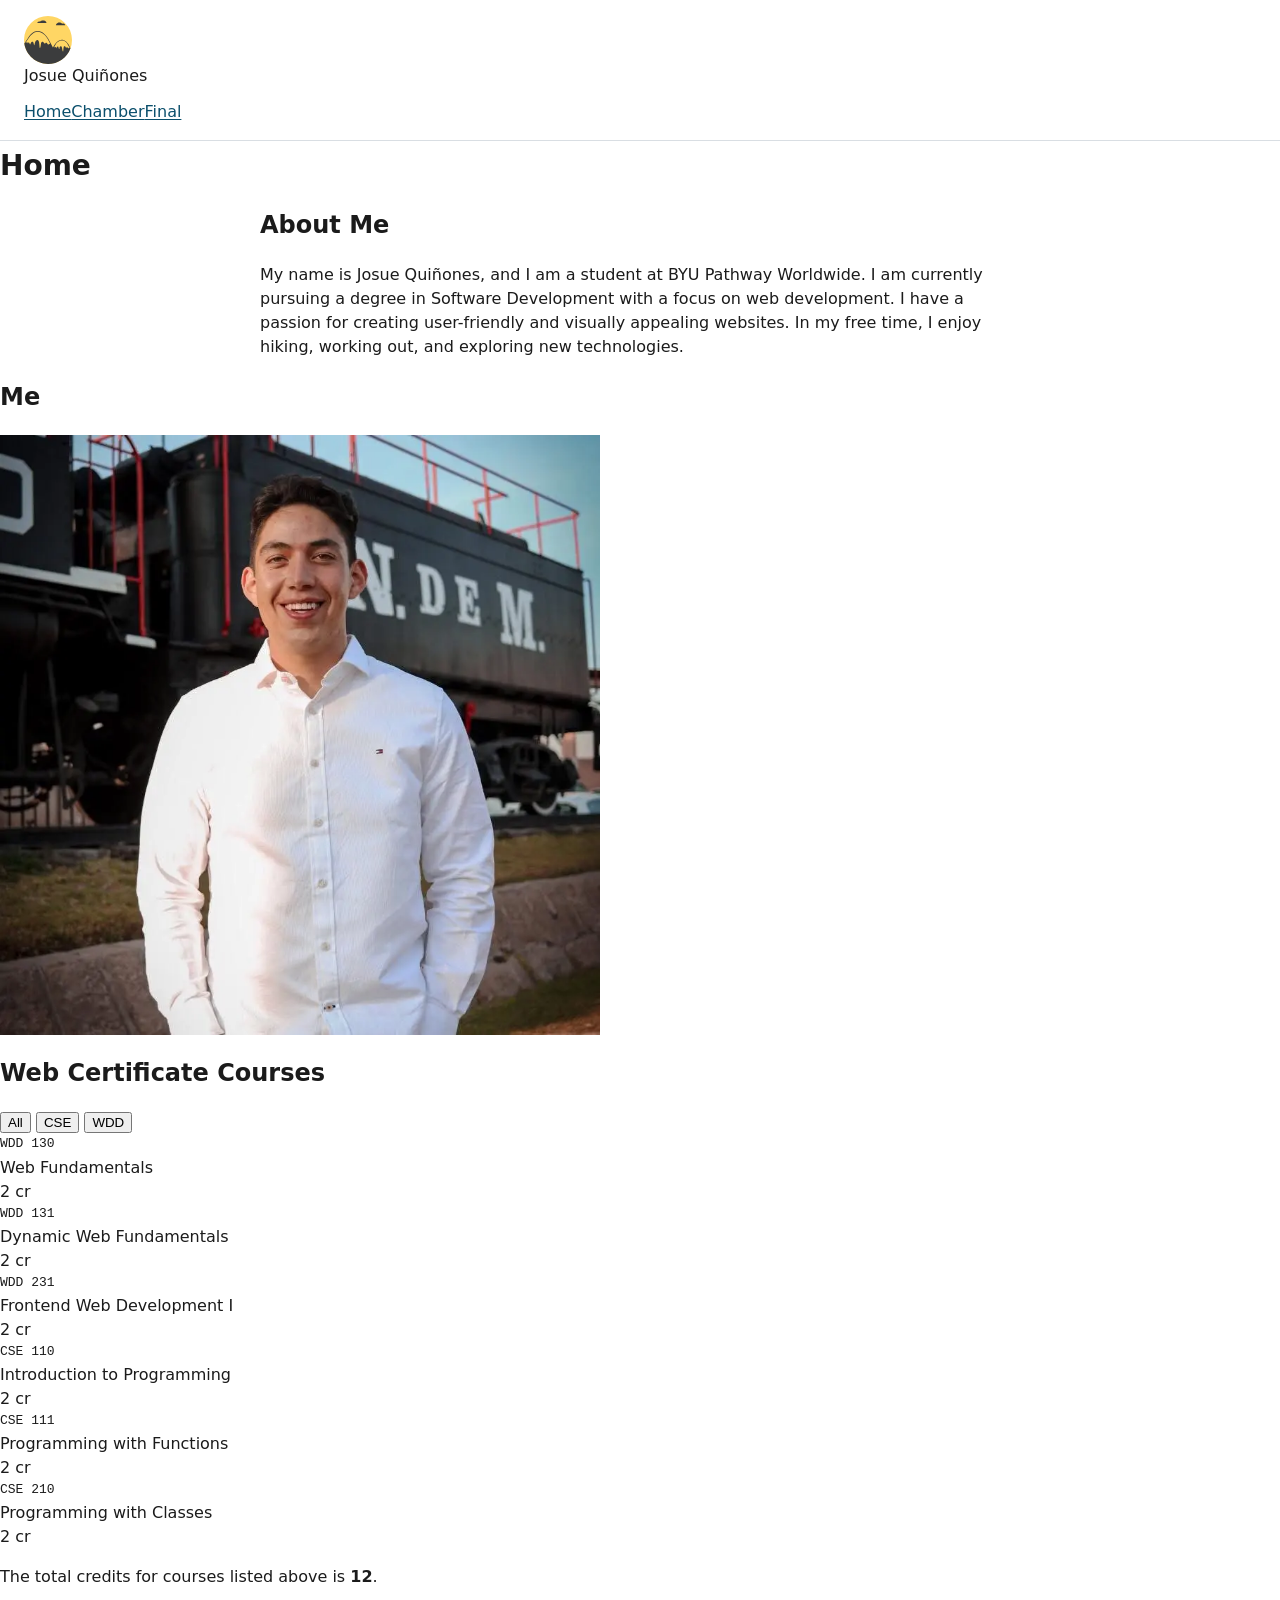
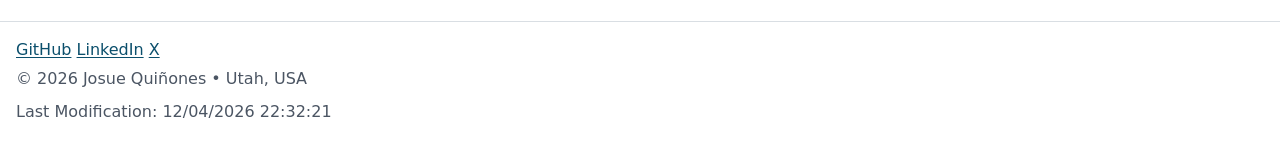
<file: index.html>
<!doctype html>
<html lang="en-US">

<head>
    <meta charset="UTF-8">
    <meta name="viewport" content="width=device-width, initial-scale=1.0">

    <title>WDD 231 – Course Home Page – Josue Quiñones</title>
    <meta name="description"
        content="WDD 231 course home page with resources, navigation, and a dynamic course list with filtering and credit totals.">
    <meta name="author" content="Josue Quiñones">

    <link rel="preconnect" href="https://fonts.googleapis.com">
    <link rel="preconnect" href="https://fonts.gstatic.com" crossorigin>
    <link href="https://fonts.googleapis.com/css2?family=Roboto:wght@400;600;700&display=swap" rel="stylesheet">

    <link rel="stylesheet" href="styles/small.css">
    <link rel="stylesheet" href="styles/larger.css">

    <script src="scripts/navigation.js" defer></script>
    <script src="scripts/dates.js" defer></script>
    <script src="scripts/courses.js" defer></script>
</head>

<body>
    <header class="site-header">
        <div class="brand">
            <img src="images/logo.svg" alt="Site logo" width="48" height="48">
            <span class="site-name">Josue Quiñones</span>
        </div>

        <button class="menu-btn" type="button" aria-label="Open menu" aria-expanded="false" aria-controls="primary-nav">
            <span class="menu-icon" aria-hidden="true">☰</span>
        </button>

        <nav id="primary-nav" class="site-nav" aria-label="Primary navigation">
            <a class="nav-link active" href="index.html">Home</a>
            <a class="nav-link" href="chamber/">Chamber</a>
            <a class="nav-link" href="final/">Final</a>
        </nav>
    </header>

    <main class="site-main">
        <h1>Home</h1>

        <section class="card about">
            <h2>About Me</h2>
            <p>
                My name is Josue Quiñones, and I am a student at BYU Pathway Worldwide. I am currently pursuing a degree
                in Software Development with a focus on web development. I have a passion for creating user-friendly and
                visually appealing websites. In my free time, I enjoy hiking, working out, and exploring new
                technologies.
            </p>
        </section>

        <section class="card">
            <h2>Me</h2>
            <img class="profile-photo" src="images/profile.webp" alt="Photo of the student" width="600" height="600"
                loading="lazy">
        </section>

        <section class="card courses">
            <h2>Web Certificate Courses</h2>

            <div class="filters" role="group" aria-label="Course filters">
                <button type="button" class="filter-btn" data-filter="all">All</button>
                <button type="button" class="filter-btn" data-filter="cse">CSE</button>
                <button type="button" class="filter-btn" data-filter="wdd">WDD</button>
            </div>

            <div id="courseList" class="course-list" aria-live="polite"></div>

            <p class="credits">
                The total credits for courses listed above is <strong id="creditTotal">0</strong>.
            </p>
        </section>
    </main>

    <footer class="site-footer">
        <div class="social">
            <a href="https://github.com/YOUR_GITHUB_USERNAME" target="_blank" rel="noopener noreferrer">GitHub</a>
            <a href="https://www.linkedin.com/in/YOUR_LINKEDIN/" target="_blank" rel="noopener noreferrer">LinkedIn</a>
            <a href="https://x.com/" target="_blank" rel="noopener noreferrer">X</a>
        </div>

        <p class="meta">
            &copy; <span id="currentyear"></span> Josue Quiñones • Utah, USA
        </p>

        <p id="lastModified" class="meta"></p>
    </footer>
</body>

</html>
</file>
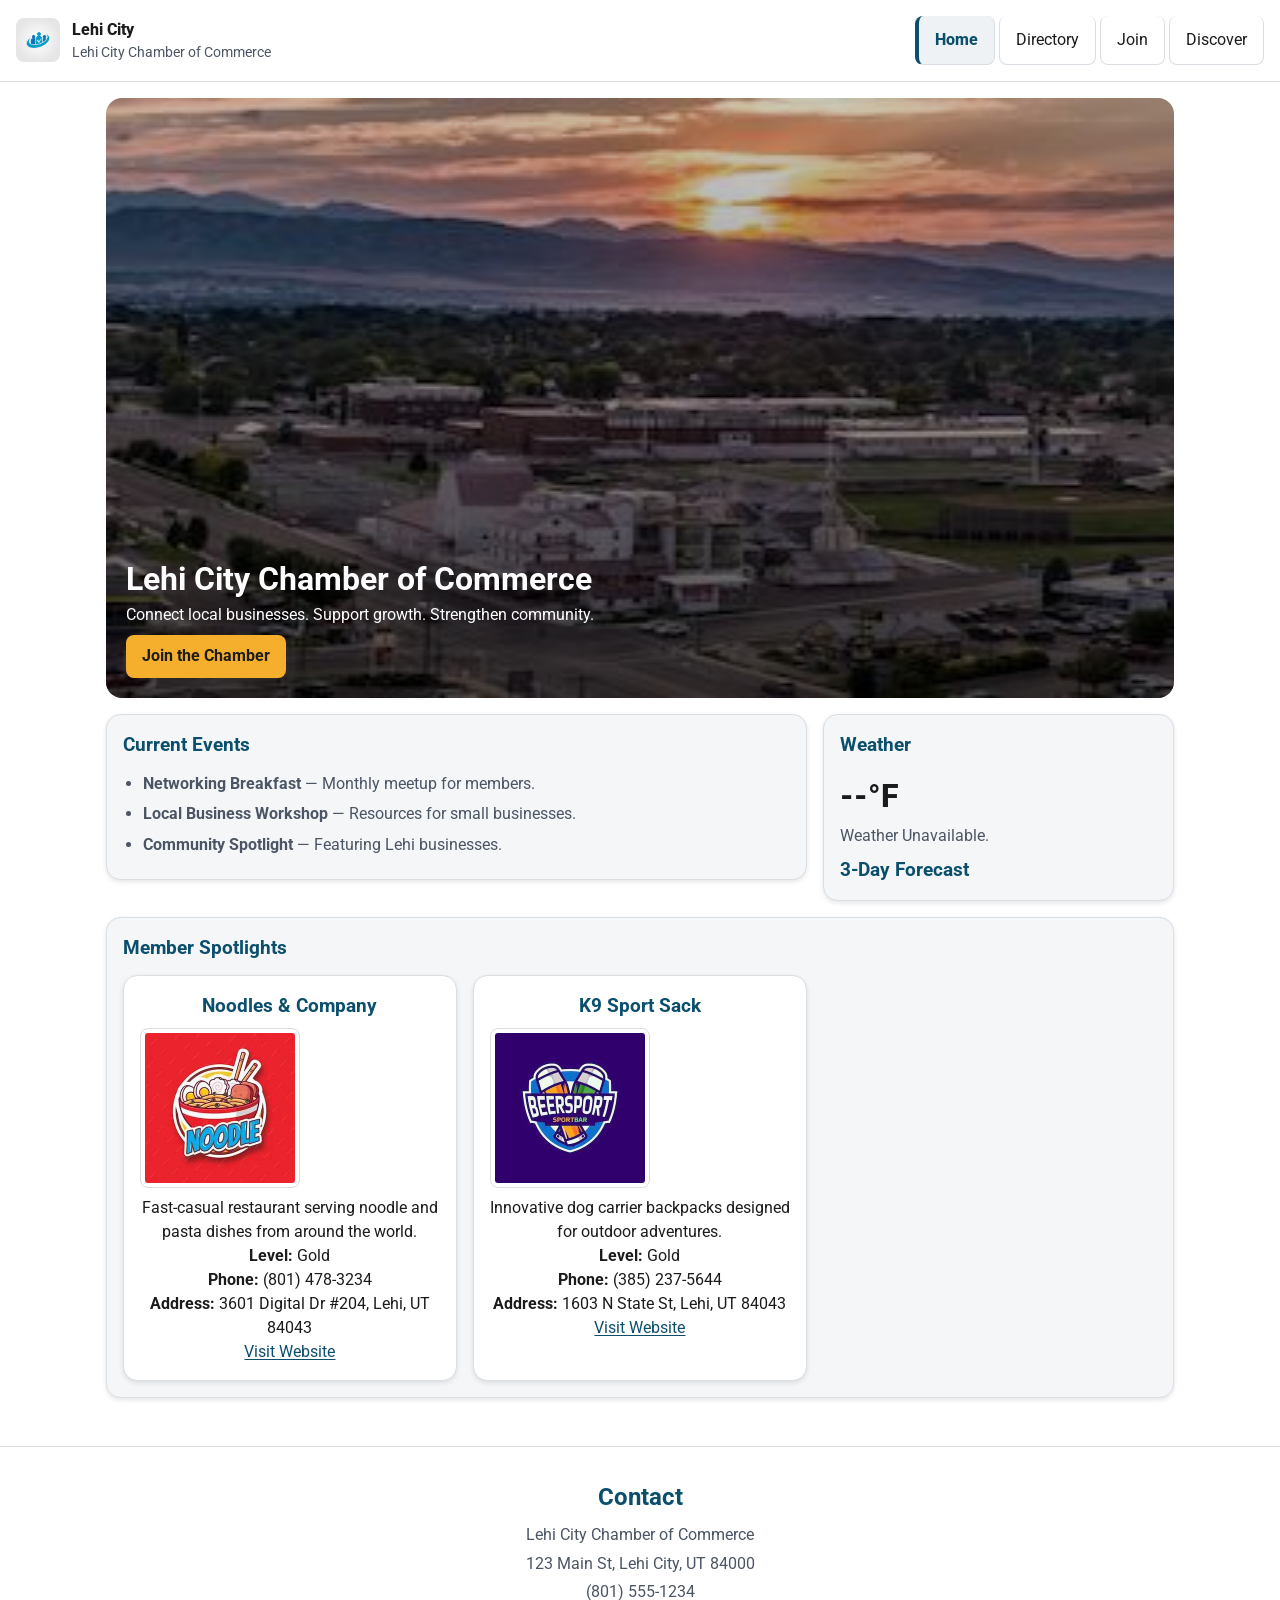
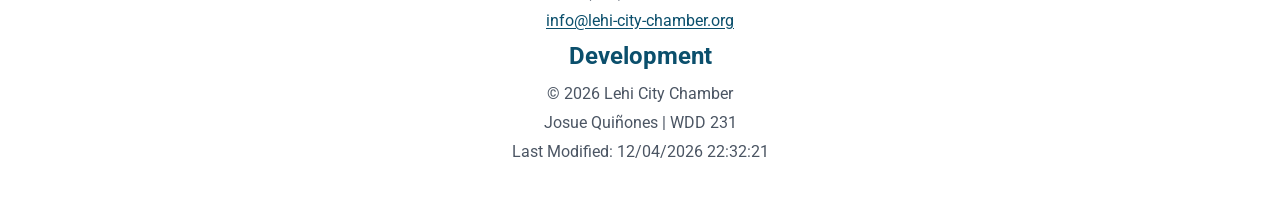
<file: chamber/index.html>
<!doctype html>
<html lang="en-US">

<head>
    <meta charset="utf-8">
    <meta name="viewport" content="width=device-width, initial-scale=1">

    <title>Lehi City Chamber of Commerce | Home Page</title>
    <meta name="description"
        content="Welcome to the Lehi City Chamber of Commerce. Discover events, local business spotlights, and current weather in Lehi, Utah.">
    <meta name="author" content="Josue Quiñones">

    <!-- Open Graph -->
    <meta property="og:title" content="Lehi City Chamber of Commerce – Home Page">
    <meta property="og:description"
        content="Explore local events, weather, and featured chamber members in Lehi, Utah.">
    <meta property="og:image" content="https://josuequinones19.github.io/wdd231/chamber/images/og-home.webp">
    <meta property="og:url" content="https://josuequinones19.github.io/wdd231/chamber/index.html">
    <meta property="og:type" content="website">

    <!-- Favicon -->
    <link rel="icon" href="images/favicon.ico">

    <!-- Google Fonts (required) -->
    <link rel="preconnect" href="https://fonts.googleapis.com">
    <link rel="preconnect" href="https://fonts.gstatic.com" crossorigin>
    <link href="https://fonts.googleapis.com/css2?family=Roboto:wght@400;600;700&display=swap" rel="stylesheet">

    <!-- CSS -->
    <link rel="stylesheet" href="styles/normalize.css">
    <link rel="stylesheet" href="styles/small.css">
    <link rel="stylesheet" href="styles/larger.css">

    <!-- JS -->
    <script src="scripts/navigation.js" defer></script>
    <script src="scripts/getdates.js" defer></script>
    <script src="scripts/weather.js" defer></script>
    <script src="scripts/spotlights.js" defer></script>
</head>

<body>
    <header class="site-header">
        <div class="brand">
            <a href="index.html" class="brand-link">
                <img src="images/chamber-logo.jpg" alt="Lehi City Chamber of Commerce logo" width="48" height="48"
                    loading="eager" decoding="async">
                <div>
                    <p class="brand-name">Lehi City</p>
                    <p class="brand-tagline">Lehi City Chamber of Commerce</p>
                </div>
            </a>
        </div>

        <button id="menuButton" class="menu-button" aria-label="Open menu" aria-expanded="false">
            ☰
        </button>

        <nav class="site-nav">
            <ul id="navList" class="nav-list">
                <li><a href="index.html" aria-current="page">Home</a></li>
                <li><a href="directory.html">Directory</a></li>
                <li><a href="join.html">Join</a></li>
                <li><a href="discover.html">Discover</a></li>
            </ul>
        </nav>
    </header>

    <main class="page">
        <!-- HERO -->
        <section class="hero" aria-label="Hero">
            <picture>
                <!-- Cambia estos nombres si tu hero se llama diferente -->
                <source srcset="images/hero-large.jpg" media="(min-width: 768px)">
                <img src="images/hero-small.jpg" alt="Lehi City community and local businesses" width="1200"
                    height="600" loading="lazy" decoding="async">
            </picture>

            <div class="hero-content">
                <h1>Lehi City Chamber of Commerce</h1>
                <p>Connect local businesses. Support growth. Strengthen community.</p>
                <a class="cta-link" href="join.html">Join the Chamber</a>
            </div>
        </section>

        <!-- HOME CONTENT -->
        <div class="home-grid">
            <!-- CURRENT EVENTS -->
            <section class="card events" aria-label="Current events">
                <h2>Current Events</h2>
                <ul>
                    <li><strong>Networking Breakfast</strong> — Monthly meetup for members.</li>
                    <li><strong>Local Business Workshop</strong> — Resources for small businesses.</li>
                    <li><strong>Community Spotlight</strong> — Featuring Lehi businesses.</li>
                </ul>
            </section>

            <!-- WEATHER -->
            <section class="card weather" aria-label="Weather in Lehi">
                <h2>Weather</h2>

                <div class="weather-now">
                    <p class="temp">
                        <span id="current-temp">--</span><span id="temp-unit">°F</span>
                    </p>
                    <p id="weather-desc">Loading...</p>
                </div>

                <h3>3-Day Forecast</h3>
                <ul id="forecast" class="forecast" aria-label="Three day forecast"></ul>
            </section>

            <!-- SPOTLIGHTS -->
            <section class="card spotlights" aria-label="Member spotlights">
                <h2>Member Spotlights</h2>
                <div id="spotlight-container" class="spotlight-grid"></div>
            </section>
        </div>
    </main>

    <footer class="site-footer">
        <div class="footer-columns">
            <section>
                <h2 class="footer-title">Contact</h2>
                <p>Lehi City Chamber of Commerce</p>
                <p>123 Main St, Lehi City, UT 84000</p>
                <p>(801) 555-1234</p>
                <p><a href="mailto:info@lehi-city-chamber.org">info@lehi-city-chamber.org</a></p>
            </section>

            <section>
                <h2 class="footer-title">Development</h2>
                <p>&copy; <span id="currentYear"></span> Lehi City Chamber</p>
                <p>Josue Quiñones | WDD 231</p>
                <p>Last Modified: <span id="lastModified"></span></p>
            </section>
        </div>
    </footer>
</body>

</html>
</file>
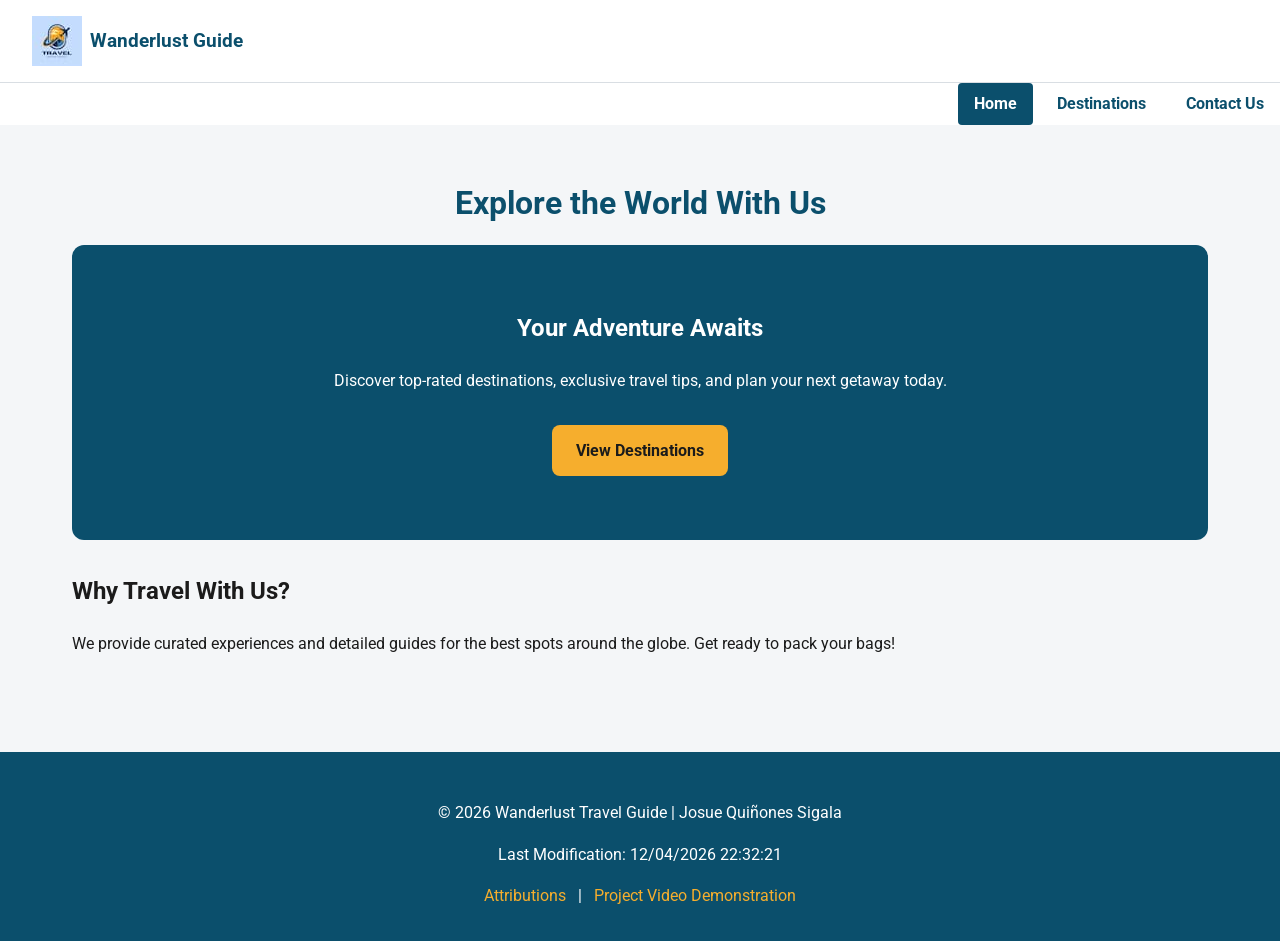
<file: finalproject/index.html>
<!DOCTYPE html>
<html lang="en">

<head>
    <meta charset="UTF-8">
    <meta name="viewport" content="width=device-width, initial-scale=1.0">
    <title>Wanderlust Travel Guide - Travel to the most iconic places in the world | Home Page</title>

    <meta name="description" content="Discover the world's most breathtaking travel destinations. Plan your next adventure with our curated travel guide.">
    <meta name="author" content="Josue Quiñones Sigala">

    <meta property="og:title" content="Wanderlust Travel Guide - Travel all over the world | Home Page">
    <meta property="og:type" content="website">
    <meta property="og:image" content="https://josuequinones19.github.io/wdd231/finalproject/images/hero-bg.jpg">
    <meta property="og:url" content="https://josuequinones19.github.io/wdd231/finalproject/index.html">
    <meta property="og:description"
        content="Plan your next adventure with our curated list of 15+ breathtaking travel destinations.">

    <link rel="icon" href="favicon.ico">

    <link rel="stylesheet" href="styles/small.css">
    <link rel="stylesheet" href="styles/larger.css">

    <link rel="preconnect" href="https://fonts.googleapis.com">
    <link rel="preconnect" href="https://fonts.gstatic.com" crossorigin>
    <link href="https://fonts.googleapis.com/css2?family=Roboto:wght@400;700&display=swap" rel="stylesheet">

    <script type="module" src="scripts/main.js"></script>
</head>

<body>
    <header>
        <div class="logo-container">
            <img src="images/logo.jpg" alt="Wanderlust Travel Logo" width="50" height="50">
            <span>Wanderlust Guide</span>
        </div>

        <button id="menu-button" aria-label="Toggle Menu">☰</button>
    </header>

    <nav>
        <ul id="nav-list" class="nav-list">
            <li><a href="index.html" class="active">Home</a></li>
            <li><a href="destinations.html">Destinations</a></li>
            <li><a href="contact.html">Contact Us</a></li>
        </ul>
    </nav>

    <main>
        <h1>Explore the World With Us</h1>

        <section class="hero">
            <h2>Your Adventure Awaits</h2>
            <p>Discover top-rated destinations, exclusive travel tips, and plan your next getaway today.</p>
            <a href="destinations.html" class="cta-button">View Destinations</a>
        </section>

        <section class="featured-info">
            <h2>Why Travel With Us?</h2>
            <p>We provide curated experiences and detailed guides for the best spots around the globe. Get ready to pack
                your bags!</p>
        </section>
    </main>

    <footer>
        <p>&copy; <span id="currentYear"></span> Wanderlust Travel Guide | Josue Quiñones Sigala</p>
        <p id="lastModified"></p>

        <div class="footer-links">
            <a href="attributions.html">Attributions</a> |
            <a href="https://www.loom.com/share/99dbc804131d450ca49e140d92f6843d" target="_blank">Project Video Demonstration</a>
        </div>
    </footer>
</body>

</html>
</file>
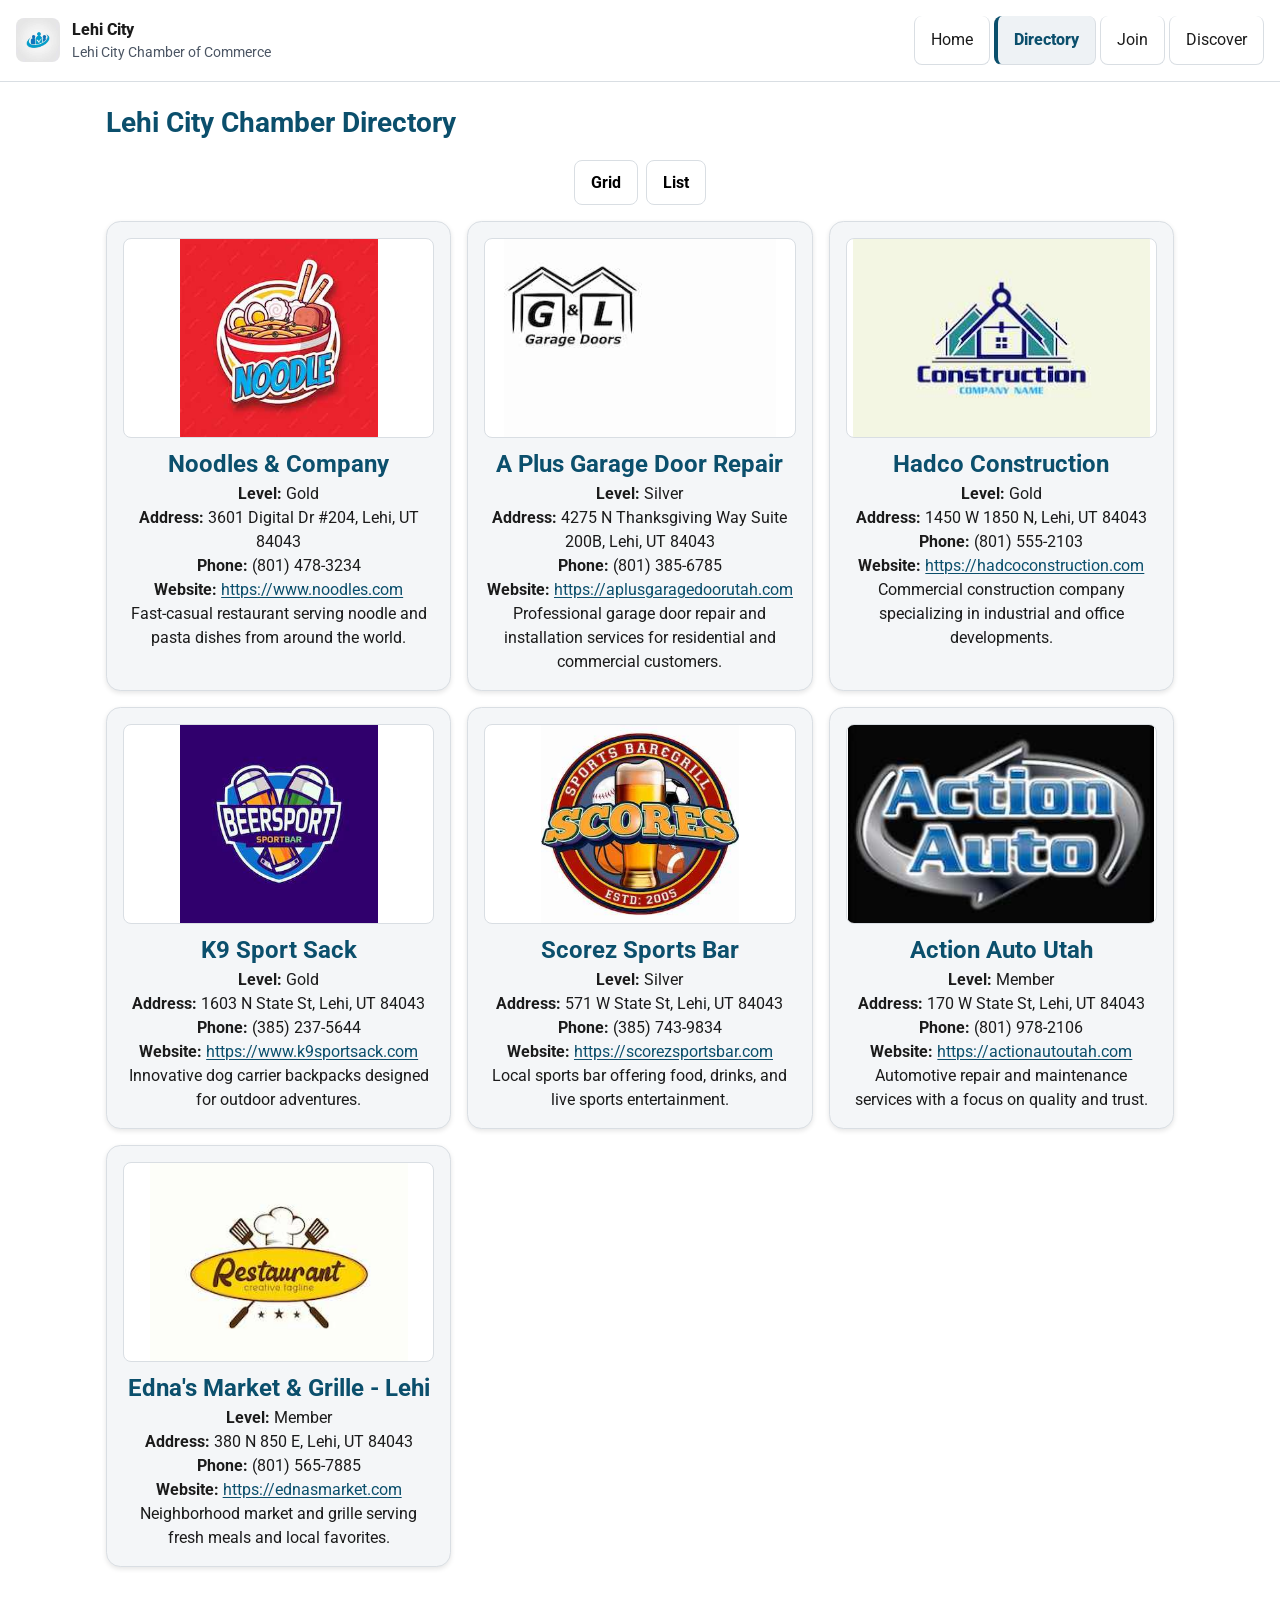
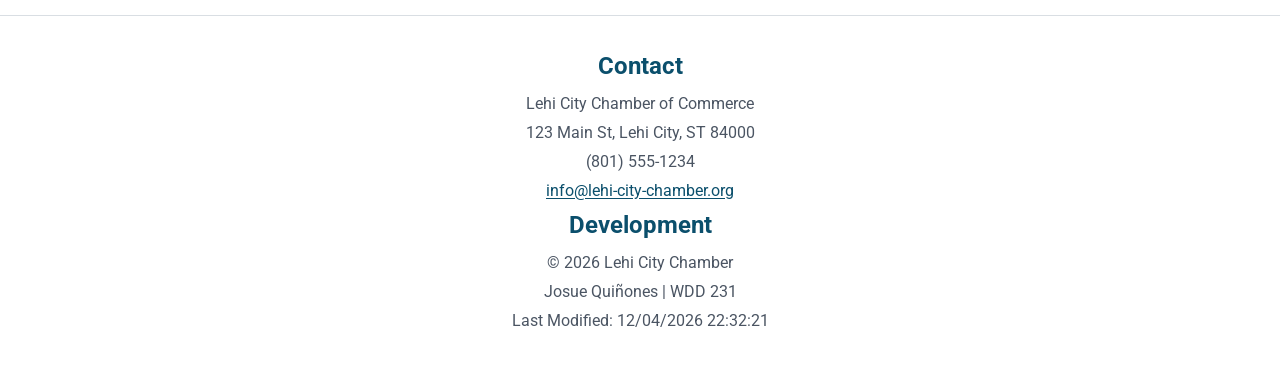
<file: chamber/directory.html>
<!doctype html>
<html lang="en-US">

<head>
    <meta charset="utf-8">
    <meta name="viewport" content="width=device-width, initial-scale=1">

    <title>Lehi City Chamber Directory| Directory</title>
    <meta name="description"
        content="Business member directory for the Lehi City Chamber of Commerce. Browse members and switch between grid and list views.">
    <meta name="author" content="Josue Quiñones">

    <!-- Open Graph / Facebook -->
    <meta property="og:title" content="Lehi City Chamber Directory for Local Businesses">
    <meta property="og:description" content="Explore local chamber members and discover businesses in our community.">
    <meta property="og:image" content="https://josuequinones19.github.io/wdd231/chamber/images/og-directory.jpg">
    <meta property="og:url" content="https://josuequinones19.github.io/wdd231/chamber/directory.html">
    <meta property="og:type" content="website">

    <!-- Favicon -->
    <link rel="icon" href="images/favicon.ico">

    <!-- Google Fonts (required) -->
    <link rel="preconnect" href="https://fonts.googleapis.com">
    <link rel="preconnect" href="https://fonts.gstatic.com" crossorigin>
    <link href="https://fonts.googleapis.com/css2?family=Roboto:wght@400;600;700&display=swap" rel="stylesheet">



    <!-- CSS (normalize first) -->
    <link rel="stylesheet" href="styles/normalize.css">
    <link rel="stylesheet" href="styles/small.css">
    <link rel="stylesheet" href="styles/larger.css">

    <!-- JS -->
    <script src="scripts/navigation.js" defer></script>
    <script src="scripts/getdates.js" defer></script>
    <script src="scripts/directory.js" defer></script>
</head>

<body>
    <header class="site-header">
        <div class="brand">
            <a href="index.html" class="brand-link">
                <img src="images/chamber-logo.jpg" alt="Lehi City Chamber of Commerce logo" width="48" height="48"
                    loading="eager" decoding="async">

                <div>
                    <p class="brand-name">Lehi City</p>
                    <p class="brand-tagline">Lehi City Chamber of Commerce</p>
                </div>
            </a>
        </div>

        <button id="menuButton" class="menu-button" aria-label="Open menu" aria-expanded="false">
            ☰
        </button>

        <nav class="site-nav">
            <ul id="navList" class="nav-list">
                <li><a href="index.html">Home</a></li>
                <li><a href="directory.html" aria-current="page">Directory</a></li>
                <li><a href="join.html">Join</a></li>
                <li><a href="discover.html">Discover</a></li>
            </ul>
        </nav>
    </header>

    <main class="page">
        <h1>Lehi City Chamber Directory</h1>

        <section class="directory-controls" aria-label="Directory view controls">
            <button id="gridBtn" type="button" class="view-btn" aria-pressed="true">Grid</button>
            <button id="listBtn" type="button" class="view-btn" aria-pressed="false">List</button>
        </section>

        <section id="members" class="members grid" aria-label="Chamber members"></section>
    </main>

    <footer class="site-footer">
        <div class="footer-columns">
            <section>
                <h2 class="footer-title">Contact</h2>
                <p>Lehi City Chamber of Commerce</p>
                <p>123 Main St, Lehi City, ST 84000</p>
                <p>(801) 555-1234</p>
                <p><a href="mailto:info@lehi-city-chamber.org">info@lehi-city-chamber.org</a></p>
            </section>

            <section>
                <h2 class="footer-title">Development</h2>
                <p>&copy; <span id="currentYear"></span> Lehi City Chamber</p>
                <p>Josue Quiñones | WDD 231</p>
                <p>Last Modified: <span id="lastModified"></span></p>
            </section>
        </div>
    </footer>
</body>

</html>
</file>
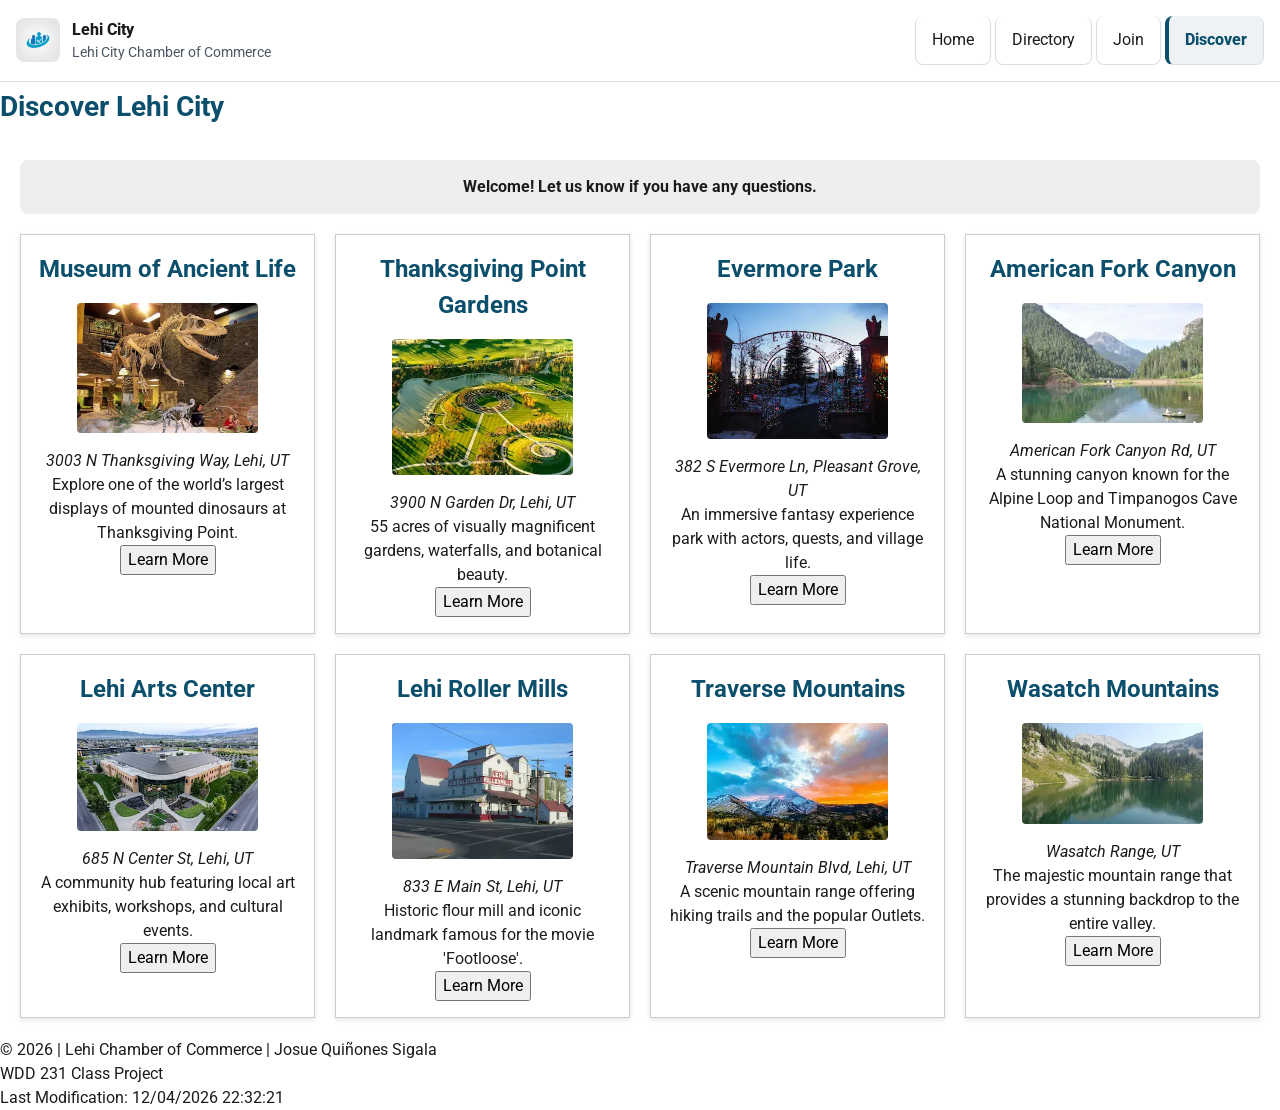
<file: chamber/discover.html>
<!DOCTYPE html>
<html lang="en">

<head>
    <meta charset="UTF-8">
    <meta name="viewport" content="width=device-width, initial-scale=1.0">
    <title>Discover Lehi City | Chamber of Commerce</title>
    <meta name="description" content="Discover the best places in Lehi and explore local attractions.">
    <meta name="author" content="Josue Quiñones Sigala">

    <meta property="og:title" content="Discover the City of Lehi | Chamber of Commerce of Lehi City">
    <meta property="og:type" content="website">
    <meta property="og:image" content="https://josuequinones19.github.io/wdd231/chamber/images/chamber-logo.jpg">
    <meta property="og:url" content="https://josuequinones19.github.io/wdd231/chamber/discover.html">
    
    <meta property="og:description" content="Explore Lehi's best attractions, from historic parks to modern shopping. Plan your visit to our beautiful city today!">

    <link rel="stylesheet" href="styles/normalize.css">
    <link rel="stylesheet" href="styles/small.css">
    <link rel="stylesheet" href="styles/larger.css">
    <link rel="stylesheet" href="styles/discover.css">
    <link rel="icon" href="images/favicon.ico">

    <link rel="preconnect" href="https://fonts.googleapis.com">
    <link rel="preconnect" href="https://fonts.gstatic.com" crossorigin>
    <link href="https://fonts.googleapis.com/css2?family=Roboto:wght@400;600;700&display=swap" rel="stylesheet">

    <script type="module" src="scripts/discover.js"></script>
</head>

<body>

    <header class="site-header">
        <div class="brand">
            <a href="index.html" class="brand-link">
                <img src="images/chamber-logo.jpg" alt="Lehi City Chamber of Commerce logo" width="48" height="48"
                    loading="eager">
                <div>
                    <p class="brand-name">Lehi City</p>
                    <p class="brand-tagline">Lehi City Chamber of Commerce</p>
                </div>
            </a>
        </div>

        <button id="menuButton" class="menu-button" aria-label="Open menu" aria-expanded="false">
            ☰
        </button>

        <nav class="site-nav">
            <ul id="navList" class="nav-list">
                <li><a href="index.html">Home</a></li>
                <li><a href="directory.html">Directory</a></li>
                <li><a href="join.html">Join</a></li>
                <li><a href="discover.html" class="active">Discover</a></li>
            </ul>
        </nav>
    </header>

    <main>
        <h1>Discover Lehi City</h1>
        
        <div class="discover-layout">
            <div class="visitor-info">
                <div id="visit-message">Loading...</div>
            </div>

            <div class="cards-container" id="cards-grid">
            </div>
        </div>
    </main>

    <footer>
        <div class="footer-content">
            <p>&copy; 2026 | Lehi Chamber of Commerce | Josue Quiñones Sigala</p>
            <p>WDD 231 Class Project</p>
            <p id="lastModified"></p>
        </div>
    </footer>

</body>

</html>
</file>
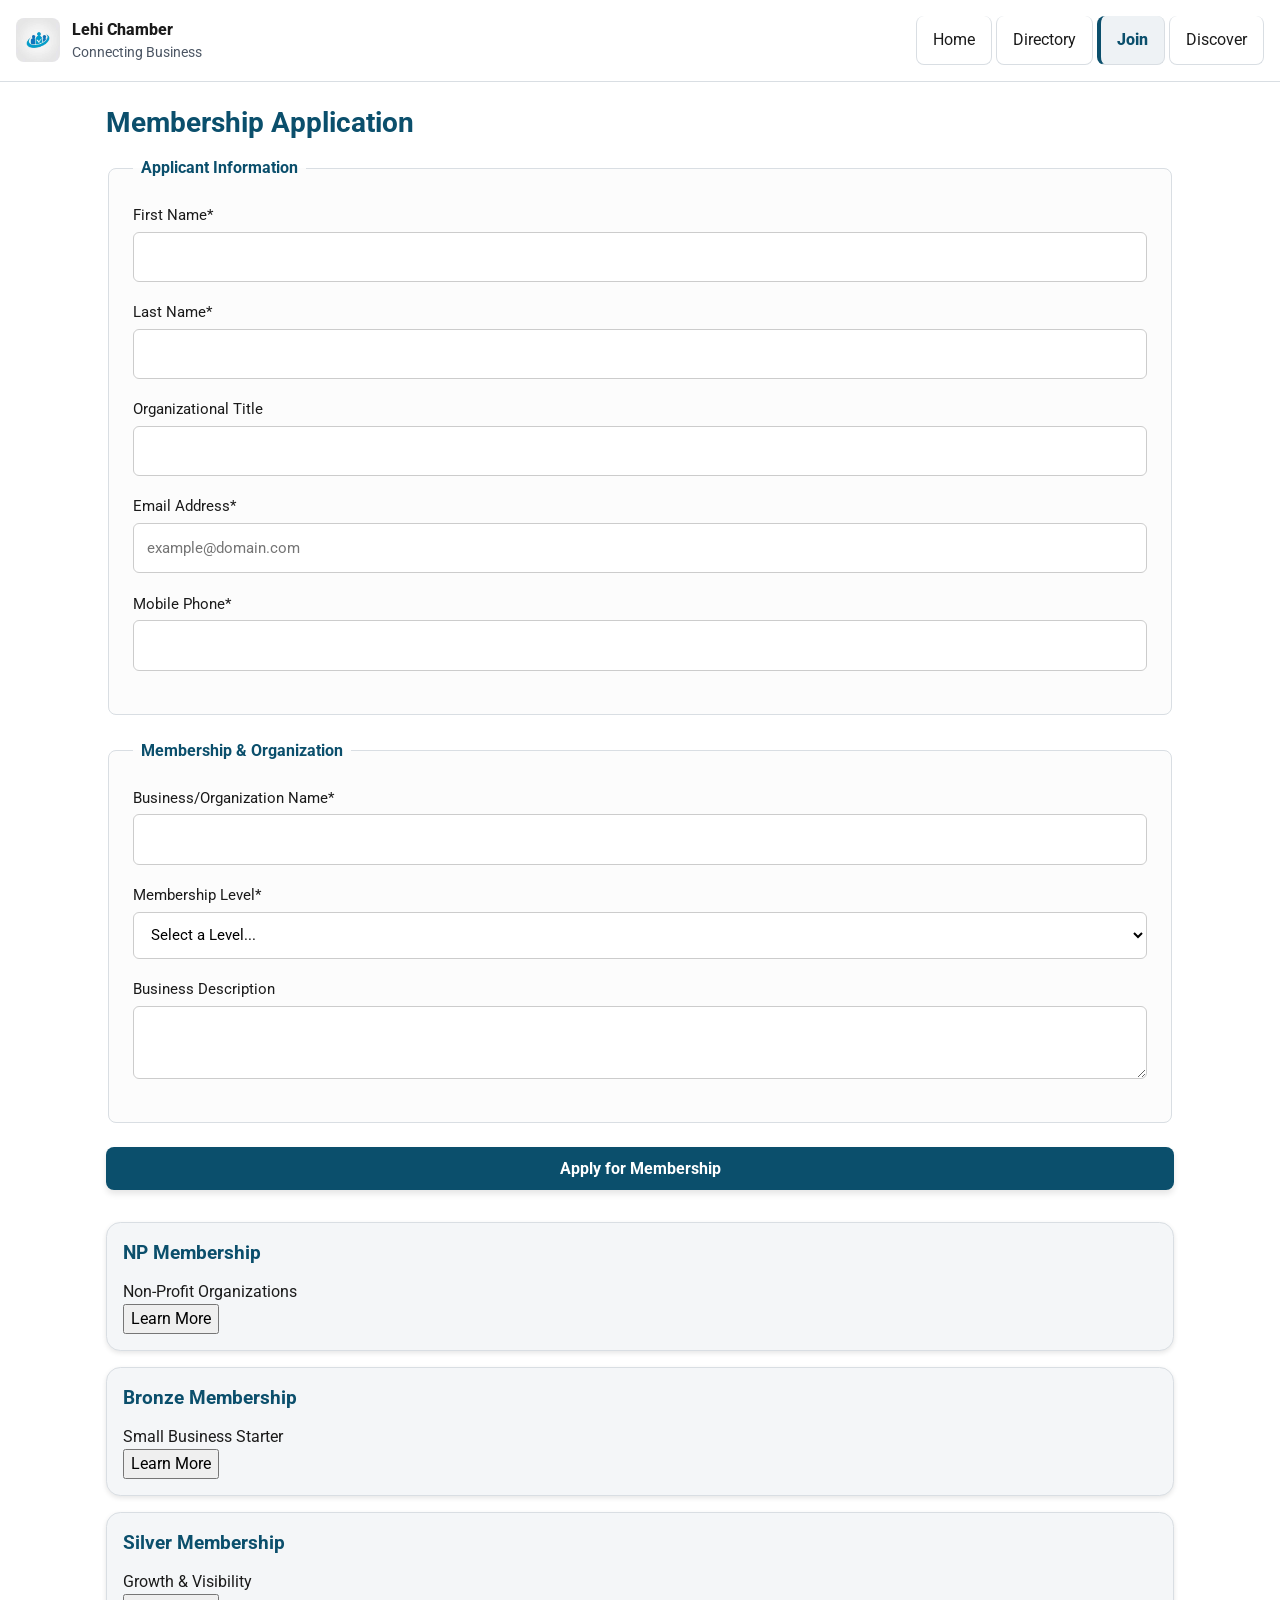
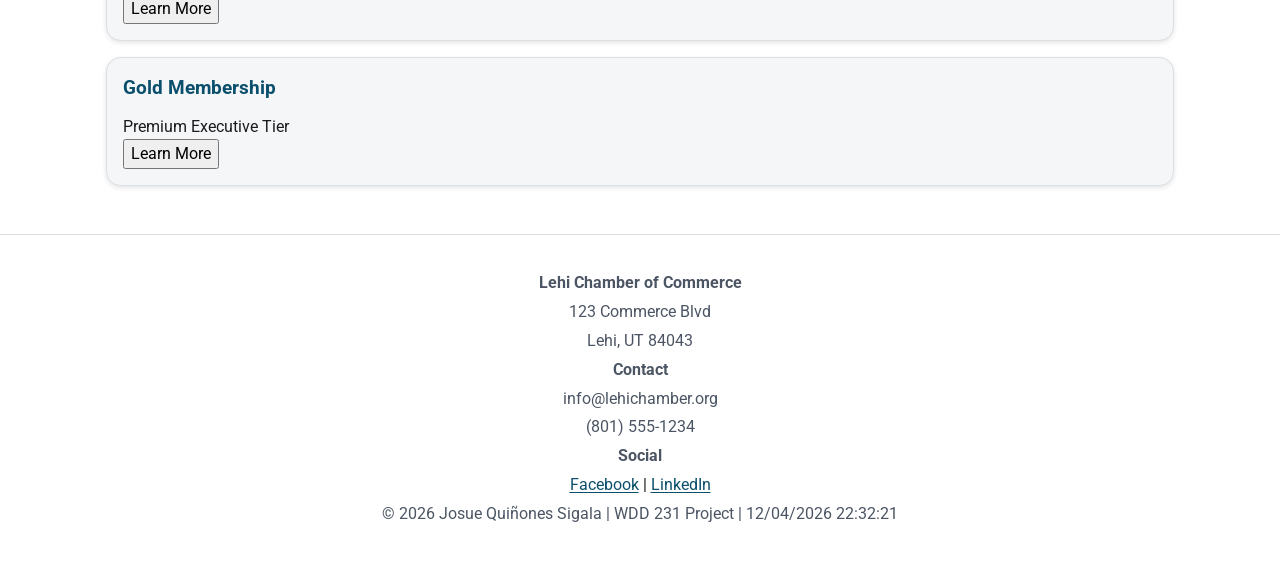
<file: chamber/join.html>
<!DOCTYPE html>
<html lang="en">

<head>
    <meta charset="UTF-8">
    <meta name="viewport" content="width=device-width, initial-scale=1.0">
    <title>Join the Lehi City Chamber | Membership Application</title>
    <meta name="description" content="Join our Chamber of Commerce. Membership application page.">
    <meta name="author" content="Josue Quiñones Sigala">

    <meta property="og:title" content="Join the Lehi Chamber | Membership Application">
    <meta property="og:description"
        content="Join the Lehi Chamber of Commerce to grow your network, access exclusive resources, and boost your local business visibility. Apply today!">
    <meta property="og:type" content="website">
    <meta property="og:image" content="https://josuequinones19.github.io/wdd231/chamber/images/chamber-logo.jpg">
    <meta property="og:url" content="https://josuequinones19.github.io/wdd231/chamber/join.html">

    <link rel="preconnect" href="https://fonts.googleapis.com">
    <link rel="preconnect" href="https://fonts.gstatic.com" crossorigin>
    <link href="https://fonts.googleapis.com/css2?family=Roboto:wght@300;400;700&display=swap" rel="stylesheet">

    <link rel="stylesheet" href="styles/normalize.css">
    <link rel="stylesheet" href="styles/small.css">
    <link rel="stylesheet" href="styles/larger.css">
    <link rel="icon" href="favicon.ico">

    <script src="scripts/getdates.js" defer></script>
    <script src="scripts/navigation.js" defer></script>
    <script src="scripts/join.js" defer></script>
</head>

<body>

    <header class="site-header">
        <a href="index.html" class="brand-link">
            <img src="images/chamber-logo.jpg" alt="Lehi Chamber Logo" width="50" height="50">
            <div>
                <p class="brand-name">Lehi Chamber</p>
                <p class="brand-tagline">Connecting Business</p>
            </div>
        </a>
        <button id="menuButton" class="menu-button" aria-label="Open menu">☰</button>
        <nav class="site-nav">
            <ul id="navList" class="nav-list">
                <li><a href="index.html">Home</a></li>
                <li><a href="directory.html">Directory</a></li>
                <li><a href="join.html" class="active">Join</a></li>
                <li><a href="#">Discover</a></li>
            </ul>
        </nav>
    </header>

    <main class="join-container page">

        <section class="form-section">
            <h1>Membership Application</h1>

            <form method="get" action="thankyou.html" class="join-form">

                <fieldset>
                    <legend>Applicant Information</legend>

                    <label>First Name*
                        <input type="text" name="fname" required autocomplete="given-name" title="Your first name">
                    </label>

                    <label>Last Name*
                        <input type="text" name="lname" required autocomplete="family-name" title="Your last name">
                    </label>

                    <label>Organizational Title
                        <input type="text" name="title" pattern="[A-Za-z\s\-]{7,}"
                            title="Must be at least 7 alpha characters, hyphens, or spaces"
                            autocomplete="organization-title">
                    </label>

                    <label>Email Address*
                        <input type="email" name="email" required autocomplete="email" placeholder="example@domain.com"
                            title="Please enter a valid email address">
                    </label>

                    <label>Mobile Phone*
                        <input type="tel" name="phone" required autocomplete="tel"
                            title="Please enter your mobile phone number">
                    </label>
                </fieldset>

                <fieldset>
                    <legend>Membership & Organization</legend>

                    <label>Business/Organization Name*
                        <input type="text" name="business" required autocomplete="organization"
                            title="Please enter your business or organization name">
                    </label>

                    <label>Membership Level*
                        <select name="membership" required title="Select a membership level">
                            <option value="" disabled selected>Select a Level...</option>
                            <option value="np">NP Membership (No Fee)</option>
                            <option value="bronze">Bronze Membership</option>
                            <option value="silver">Silver Membership</option>
                            <option value="gold">Gold Membership</option>
                        </select>
                    </label>

                    <label>Business Description
                        <textarea name="description" title="Tell us about your organization"></textarea>
                    </label>
                </fieldset>

                <input type="hidden" id="timestamp" name="timestamp" value="">

                <button type="submit" class="submit-btn">Apply for Membership</button>
            </form>
        </section>

        <section class="membership-cards">
            <div class="card">
                <h2>NP Membership</h2>
                <p>Non-Profit Organizations</p>
                <button type="button" class="card-action" data-level="np">Learn More</button>
            </div>

            <div class="card">
                <h2>Bronze Membership</h2>
                <p>Small Business Starter</p>
                <button type="button" class="card-action" data-level="bronze">Learn More</button>
            </div>

            <div class="card">
                <h2>Silver Membership</h2>
                <p>Growth & Visibility</p>
                <button type="button" class="card-action" data-level="silver">Learn More</button>
            </div>

            <div class="card">
                <h2>Gold Membership</h2>
                <p>Premium Executive Tier</p>
                <button type="button" class="card-action" data-level="gold">Learn More</button>
            </div>
        </section>

        <dialog id="membership-modal">
            <button id="close-modal">❌</button>
            <div id="modal-content"></div>
        </dialog>

    </main>

    <footer class="site-footer">
        <div class="footer-columns">
            <div>
                <p class="footer-title">Lehi Chamber of Commerce</p>
                <p>123 Commerce Blvd</p>
                <p>Lehi, UT 84043</p>
            </div>
            <div>
                <p class="footer-title">Contact</p>
                <p>info@lehichamber.org</p>
                <p>(801) 555-1234</p>
            </div>
            <div>
                <p class="footer-title">Social</p>
                <a href="#">Facebook</a> | <a href="#">LinkedIn</a>
            </div>
        </div>
        <p>
            &copy; <span id="currentYear"></span> Josue Quiñones Sigala | WDD 231 Project |
            <span id="lastModified"></span>
        </p>
    </footer>
</body>

</html>
</file>
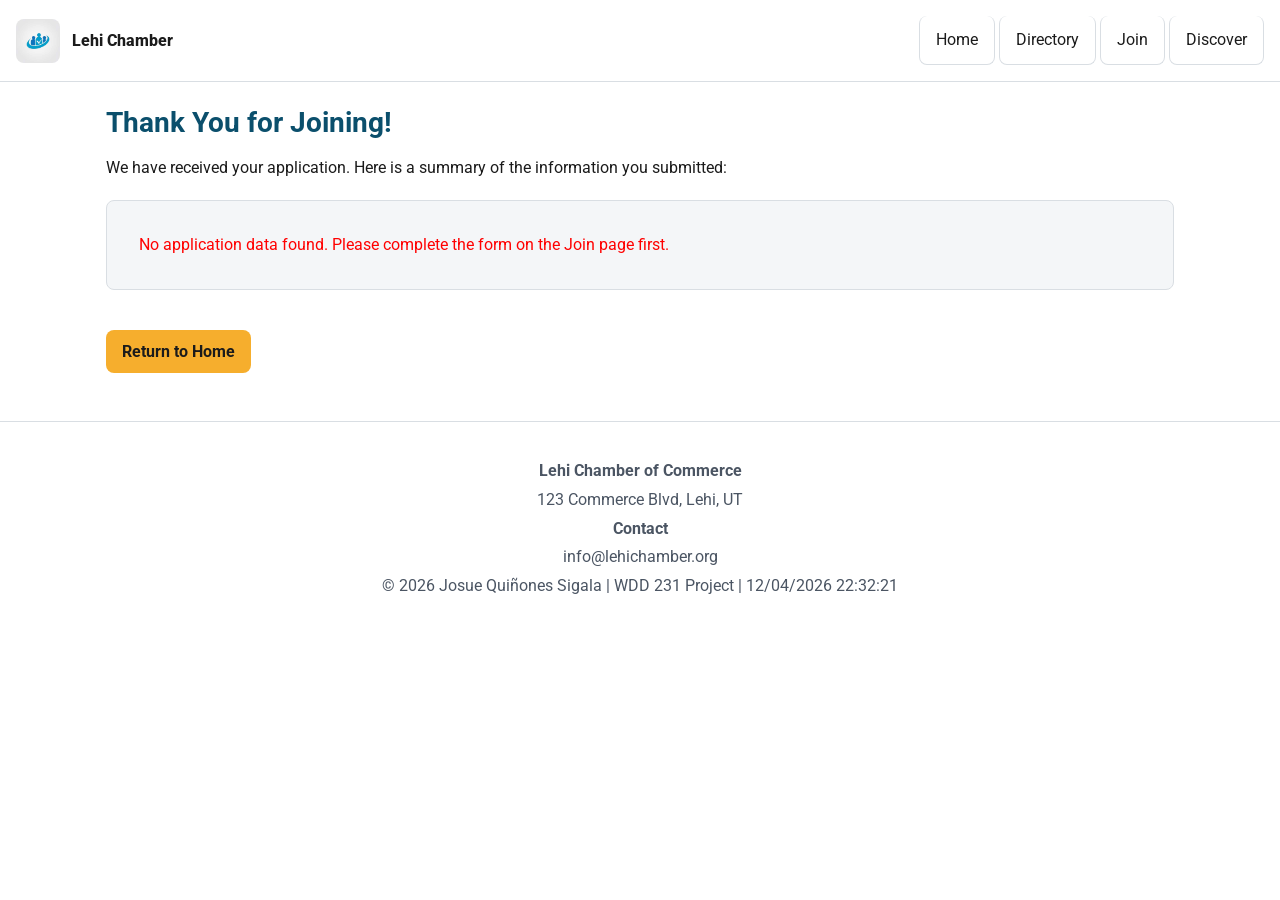
<file: chamber/thankyou.html>
<!DOCTYPE html>
<html lang="en">

<head>
    <meta charset="UTF-8">
    <meta name="viewport" content="width=device-width, initial-scale=1.0">
    <title>Thank You | Lehi Chamber</title>
    <meta name="description"
        content="Thank you for applying to the Lehi Chamber of Commerce. We have received your information.">
    <meta name="author" content="Josue Quiñones Sigala">

    <meta property="og:title" content="Thank You | Lehi Chamber">
    <meta property="og:description" content="We have received your membership application. Welcome to the community!">
    <meta property="og:type" content="website">
    <meta property="og:image" content="https://josuequinones19.github.io/wdd231/chamber/images/chamber-logo.jpg">
    <meta property="og:url" content="https://josuequinones19.github.io/wdd231/chamber/thankyou.html">

    <link rel="preconnect" href="https://fonts.googleapis.com">
    <link rel="preconnect" href="https://fonts.gstatic.com" crossorigin>
    <link href="https://fonts.googleapis.com/css2?family=Roboto:wght@300;400;700&display=swap" rel="stylesheet">

    <link rel="stylesheet" href="styles/normalize.css">
    <link rel="stylesheet" href="styles/small.css">
    <link rel="stylesheet" href="styles/larger.css">
    <link rel="icon" href="favicon.ico">

    <script src="scripts/getdates.js" defer></script>
    <script src="scripts/navigation.js" defer></script>
</head>

<body>

    <header class="site-header">
        <a href="index.html" class="brand-link">
            <img src="images/chamber-logo.jpg" alt="Lehi Chamber Logo" width="50" height="50">
            <div>
                <p class="brand-name">Lehi Chamber</p>
            </div>
        </a>
        <button id="menuButton" class="menu-button" aria-label="Open menu">☰</button>
        <nav class="site-nav">
            <ul id="navList" class="nav-list">
                <li><a href="index.html">Home</a></li>
                <li><a href="directory.html">Directory</a></li>
                <li><a href="join.html">Join</a></li>
                <li><a href="#">Discover</a></li>
            </ul>
        </nav>
    </header>

    <main class="page thankyou-content">
        <h1>Thank You for Joining!</h1>
        <p>We have received your application. Here is a summary of the information you submitted:</p>

        <div id="results"
            style="background: #f4f6f8; padding: 2rem; border-radius: 8px; text-align: left; margin-top: 20px; border: 1px solid #d9dee3;">
            <p>Processing application details...</p>
        </div>

        <div style="margin-top: 2rem;">
            <a href="index.html" class="cta-link">Return to Home</a>
        </div>
    </main>

    <footer class="site-footer">
        <div class="footer-columns">
            <div>
                <p class="footer-title">Lehi Chamber of Commerce</p>
                <p>123 Commerce Blvd, Lehi, UT</p>
            </div>
            <div>
                <p class="footer-title">Contact</p>
                <p>info@lehichamber.org</p>
            </div>
        </div>
        <p>
            &copy; <span id="currentYear"></span> Josue Quiñones Sigala | WDD 231 Project |
            <span id="lastModified"></span>
        </p>
    </footer>

    <script>
        const currentUrl = window.location.href;
        const resultsContainer = document.querySelector('#results');
        const urlParts = currentUrl.split('?');

        if (urlParts.length > 1) {
            const params = new URLSearchParams(urlParts[1]);

            function show(key) {
                const value = params.get(key);
                return value ? value : "Not Provided";
            }

            resultsContainer.innerHTML = `
                <p><strong>First Name:</strong> ${show("fname")}</p>
                <p><strong>Last Name:</strong> ${show("lname")}</p>
                <p><strong>Email:</strong> ${show("email")}</p>
                <p><strong>Phone:</strong> ${show("phone")}</p>
                <p><strong>Business Name:</strong> ${show("business")}</p>
                <p><strong>Application Date:</strong> ${show("timestamp")}</p>
            `;
        } else {
            resultsContainer.innerHTML = `<p style="color:red;">No application data found. Please complete the form on the Join page first.</p>`;
        }
    </script>
</body>

</html>
</file>
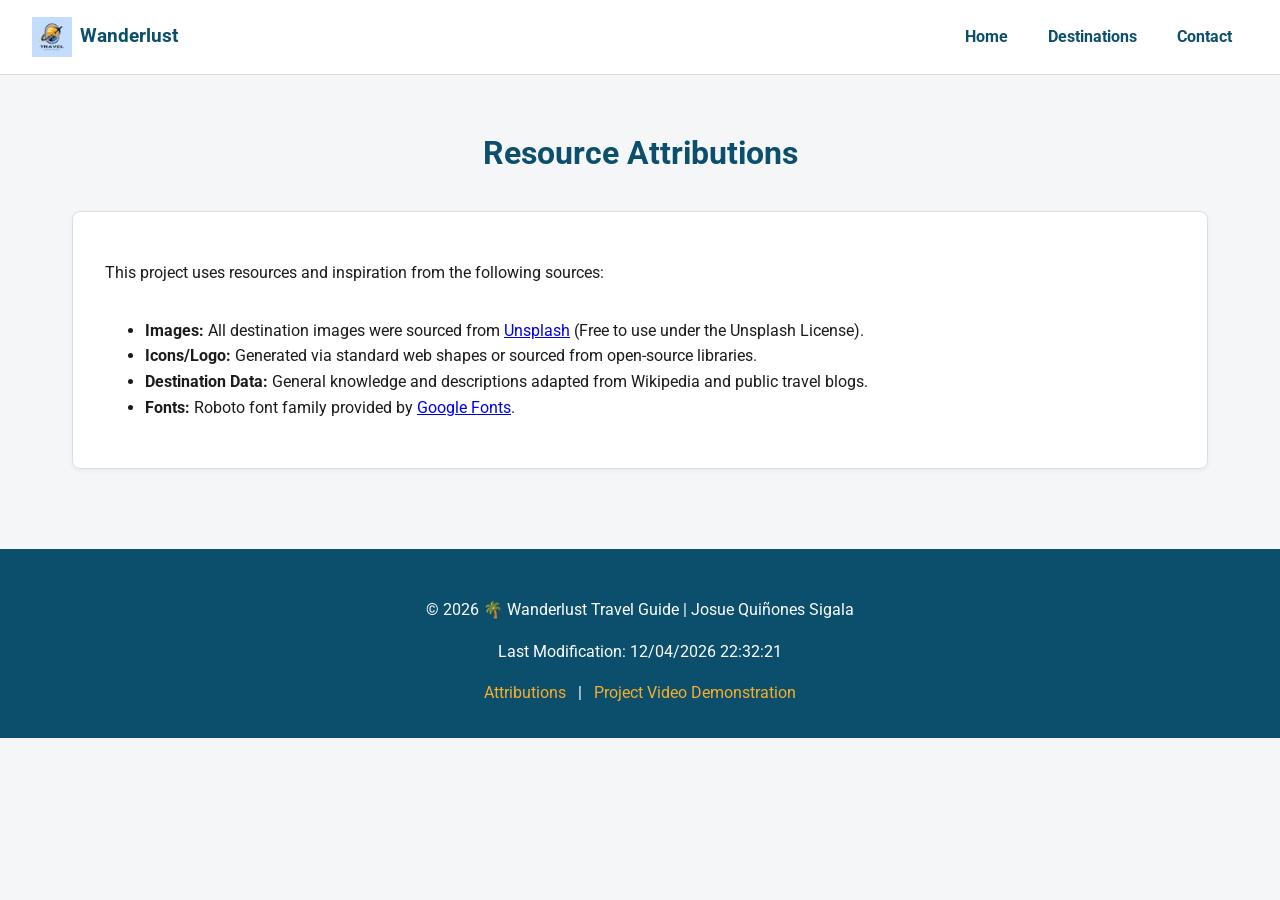
<file: finalproject/attributions.html>
<!DOCTYPE html>
<html lang="en">

<head>
    <meta charset="UTF-8">
    <meta name="viewport" content="width=device-width, initial-scale=1.0">
    <title>Attributions | The Wanderlust Travel Guide For Everyone</title>

    <meta name="description"
        content="Resource attributions and credits for the Wanderlust Travel Guide website project.">
    <meta name="author" content="Josue Quinones Sigala">

    <meta property="og:title" content="Attributions | Wanderlust Travel Guide">
    <meta property="og:type" content="website">
    <meta property="og:image" content="https://josuequinones19.github.io/wdd231/finalproject/images/hero-bg.jpg">
    <meta property="og:url" content="https://josuequinones19.github.io/wdd231/finalproject/attributions.html">
    <meta property="og:description"
        content="Resource attributions and credits for the Wanderlust Travel Guide website project.">

    <link rel="icon" href="favicon.ico">

    <link rel="preconnect" href="https://fonts.googleapis.com">
    <link rel="preconnect" href="https://fonts.gstatic.com" crossorigin>
    <link href="https://fonts.googleapis.com/css2?family=Roboto:wght@400;700&display=swap" rel="stylesheet">

    <link rel="stylesheet" href="styles/small.css">
    <link rel="stylesheet" href="styles/larger.css">

    <script src="scripts/main.js" type="module"></script>
</head>

<body>
    <header>
        <div class="logo-container">
            <img src="images/logo.jpg" alt="Wanderlust Travel Logo" width="40" height="40" loading="lazy">
            <span>Wanderlust</span>
        </div>
        <button id="menu-button" aria-label="Open Menu">☰</button>
        <nav>
            <ul id="nav-list" class="nav-list">
                <li><a href="index.html">Home</a></li>
                <li><a href="destinations.html">Destinations</a></li>
                <li><a href="contact.html">Contact</a></li>
            </ul>
        </nav>
    </header>

    <main>
        <h1>Resource Attributions</h1>
        <div class="destination-card attributions-card">
            <p>This project uses resources and inspiration from the following sources:</p>
            <ul>
                <li><strong>Images:</strong> All destination images were sourced from <a href="https://unsplash.com/"
                        target="_blank">Unsplash</a> (Free to use under the Unsplash License).</li>
                <li><strong>Icons/Logo:</strong> Generated via standard web shapes or sourced from open-source
                    libraries.</li>
                <li><strong>Destination Data:</strong> General knowledge and descriptions adapted from Wikipedia and
                    public travel blogs.</li>
                <li><strong>Fonts:</strong> Roboto font family provided by <a href="https://fonts.google.com/"
                        target="_blank">Google Fonts</a>.</li>
            </ul>
        </div>
    </main>

    <footer>
        <p>&copy; <span id="currentYear"></span> 🌴 Wanderlust Travel Guide | Josue Quiñones Sigala</p>
        <p id="lastModified"></p>
        
        <div class="footer-links">
            <a href="attributions.html">Attributions</a> |
            <a href="https://www.loom.com/share/99dbc804131d450ca49e140d92f6843d" target="_blank">Project Video Demonstration</a>
        </div> 
    </footer>
</body>

</html>
</file>
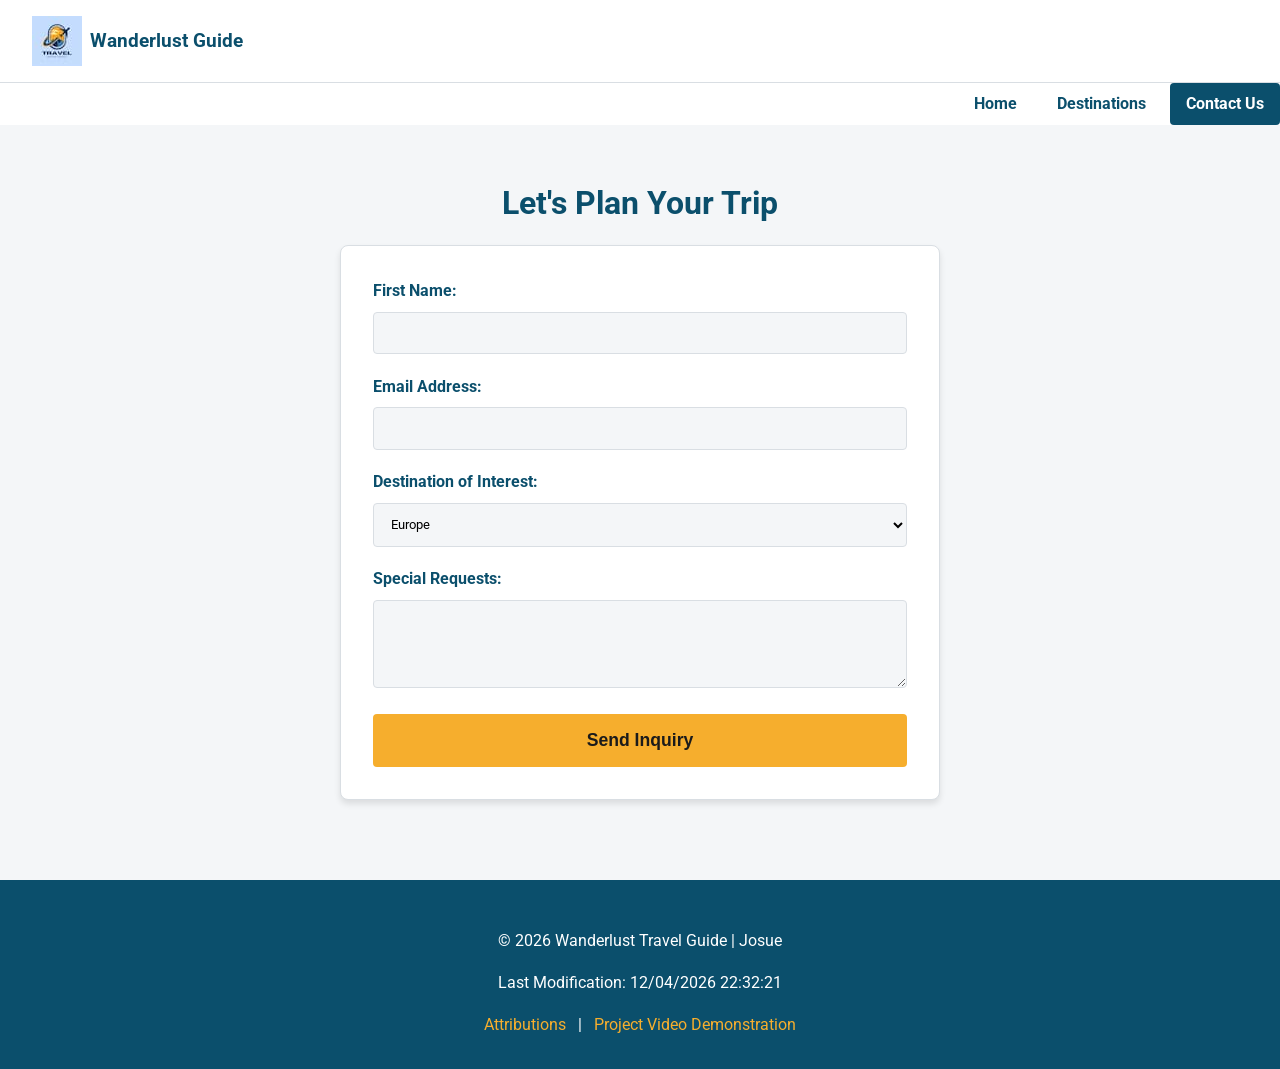
<file: finalproject/contact.html>
<!DOCTYPE html>
<html lang="en">

<head>
    <meta charset="UTF-8">
    <meta name="viewport" content="width=device-width, initial-scale=1.0">
    <title>Contact Us | The Final Wanderlust Travel Guide</title>
    <meta name="description" content="Contact Wanderlust Travel Guide to start planning your dream vacation.">
    <meta name="author" content="Josue Quinones Sigala">

    <meta property="og:title" content="Contact Us | Wanderlust Travel Guide">
    <meta property="og:type" content="website">
    <meta property="og:image" content="https://josuequinones19.github.io/wdd231/finalproject/images/contact-bg.jpg">
    <meta property="og:url" content="https://josuequinones19.github.io/wdd231/finalproject/contact.html">
    <meta property="og:description" content="Contact Wanderlust Travel Guide to start planning your dream vacation.">

    <link rel="icon" href="favicon.ico">
    <link rel="stylesheet" href="styles/small.css">
    <link rel="stylesheet" href="styles/larger.css">
    <link rel="preconnect" href="https://fonts.googleapis.com">
    <link rel="preconnect" href="https://fonts.gstatic.com" crossorigin>
    <link href="https://fonts.googleapis.com/css2?family=Roboto:wght@400;700&display=swap" rel="stylesheet">

    <script type="module" src="scripts/main.js"></script>


</head>

<body>
    <header>
        <div class="logo-container">
            <img src="images/logo.jpg" alt="Wanderlust Travel Logo" width="50" height="50">
            <span>Wanderlust Guide</span>
        </div>
        <button id="menu-button" aria-label="Toggle Menu">☰</button>
    </header>

    <nav>
        <ul id="nav-list" class="nav-list">
            <li><a href="index.html">Home</a></li>
            <li><a href="destinations.html">Destinations</a></li>
            <li><a href="contact.html" class="active">Contact Us</a></li>
        </ul>
    </nav>

    <main>
        <h1>Let's Plan Your Trip</h1>

        <form class="contact-form" action="form-action.html" method="GET">
            <div class="form-group">
                <label for="first-name">First Name:</label>
                <input type="text" id="first-name" name="first-name" required>
            </div>
            <div class="form-group">
                <label for="email">Email Address:</label>
                <input type="email" id="email" name="email" required>
            </div>
            <div class="form-group">
                <label for="interest">Destination of Interest:</label>
                <select id="interest" name="interest">
                    <option value="europe">Europe</option>
                    <option value="asia">Asia</option>
                    <option value="americas">The Americas</option>
                    <option value="islands">Tropical Islands</option>
                </select>
            </div>
            <div class="form-group">
                <label for="message">Special Requests:</label>
                <textarea id="message" name="message" rows="4"></textarea>
            </div>
            <button type="submit" class="submit-btn">Send Inquiry</button>
        </form>
    </main>

    <footer>
        <p>&copy; <span id="currentYear"></span> Wanderlust Travel Guide | Josue</p>
        <p id="lastModified"></p>
        <div class="footer-links">
            <a href="attributions.html">Attributions</a> |
            <a href="https://www.loom.com/share/99dbc804131d450ca49e140d92f6843d" target="_blank">Project Video Demonstration</a>
        </div>
    </footer>
</body>

</html>
</file>
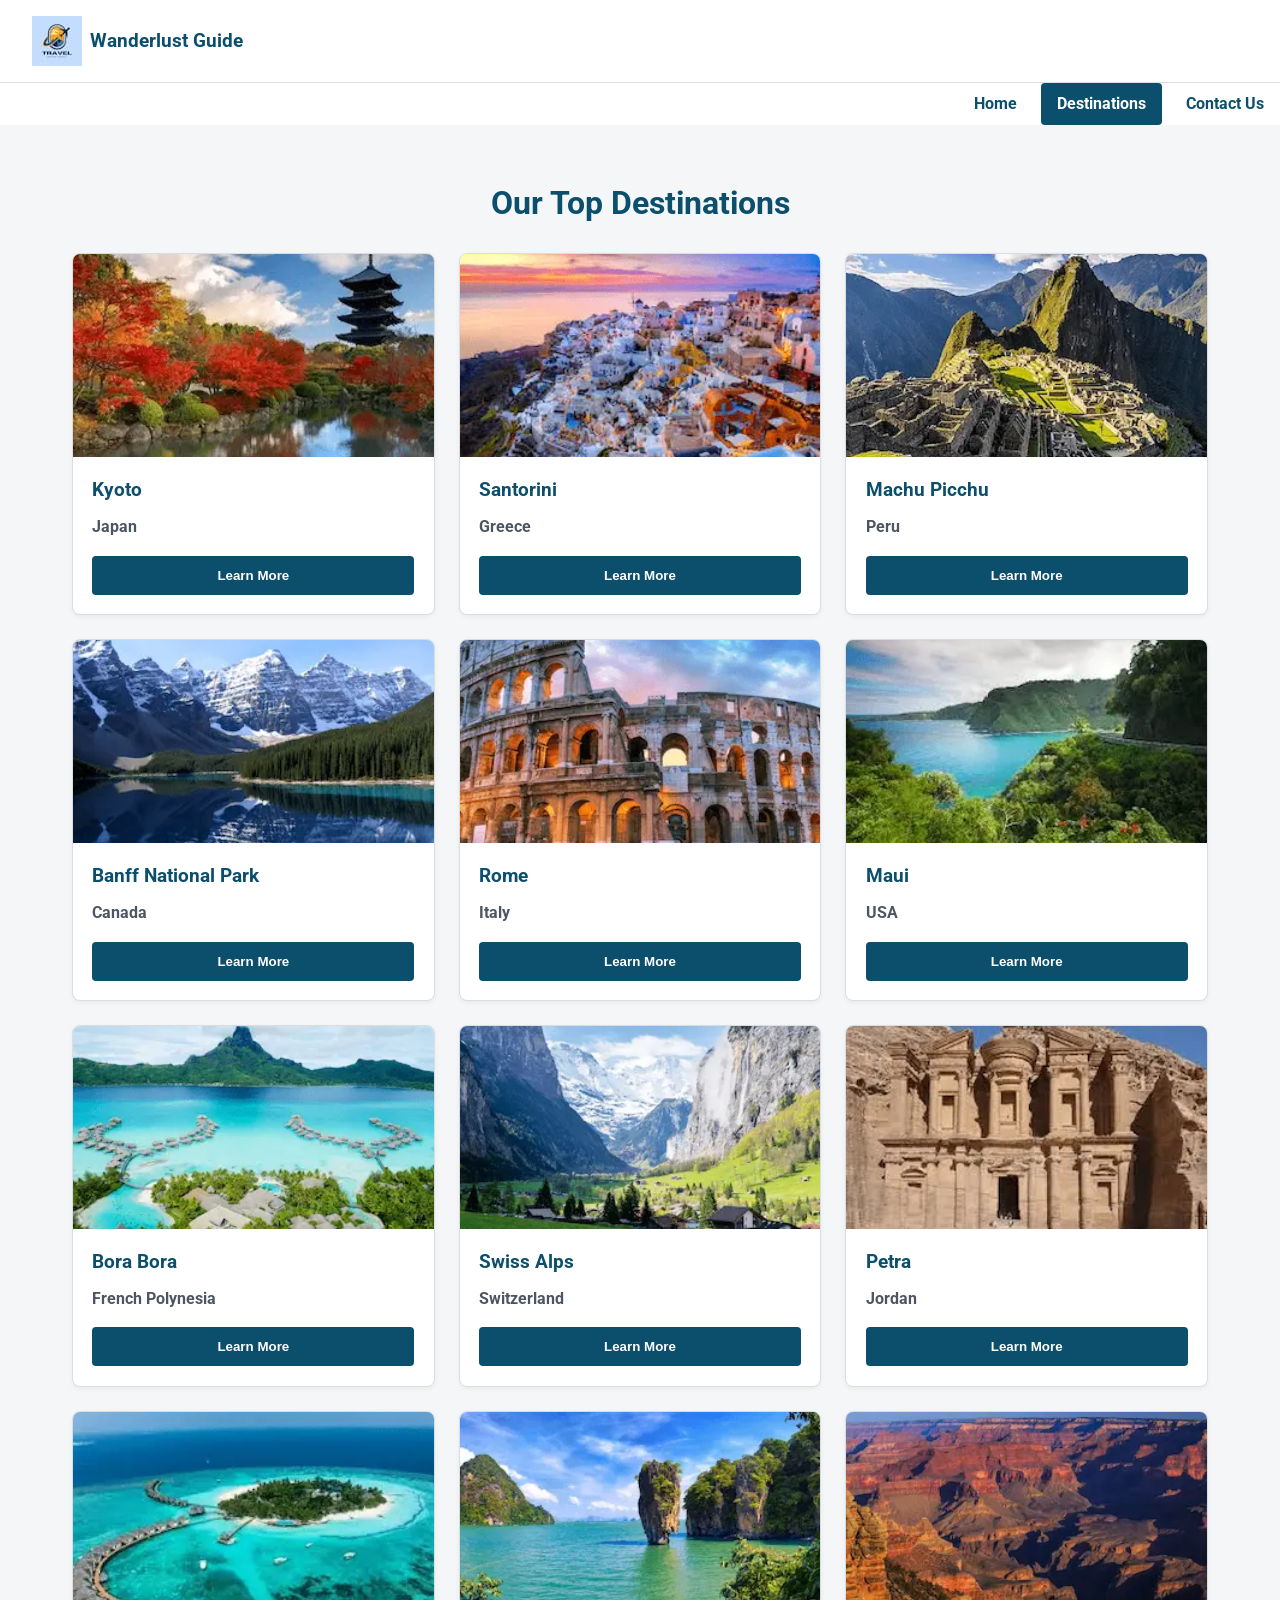
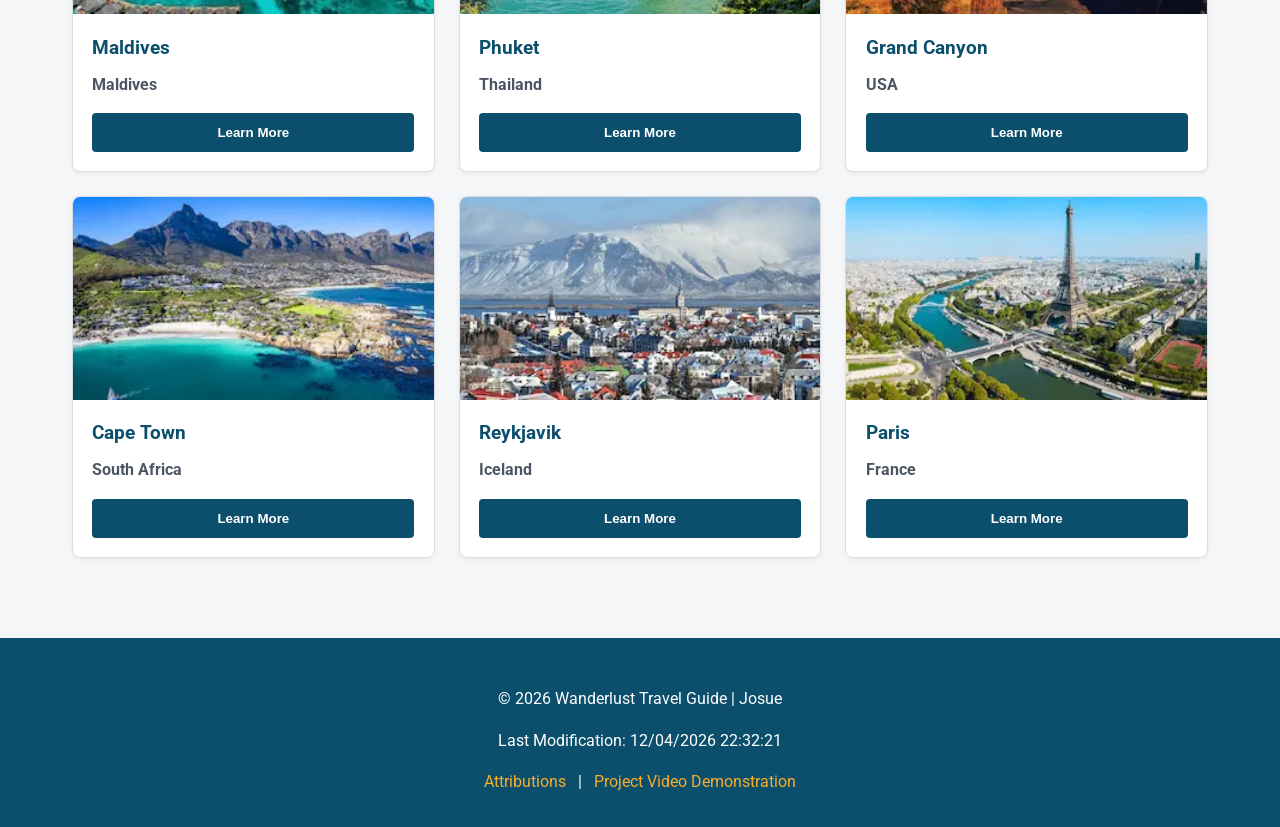
<file: finalproject/destinations.html>
<!DOCTYPE html>
<html lang="en">

<head>
    <meta charset="UTF-8">
    <meta name="viewport" content="width=device-width, initial-scale=1.0">
    <title>Destinations | Your Wanderlust Travel Guide</title>
    <meta name="description" content="Explore our top 15 travel destinations around the world.">
    <meta name="author" content="Josue Quinones Sigala">

    <meta property="og:title" content="Destinations | Wanderlust Travel Guide">
    <meta property="og:type" content="website">
    <meta property="og:image"
        content="https://josuequinones19.github.io/wdd231/finalproject/images/destinations-bg.webp">
    <meta property="og:url" content="https://josuequinones19.github.io/wdd231/finalproject/destinations.html">
    <meta property="og:description" content="Explore our top 15 travel destinations around the world.">

    <link rel="icon" href="favicon.ico">
    <link rel="stylesheet" href="styles/small.css">
    <link rel="stylesheet" href="styles/larger.css">
    <link rel="preconnect" href="https://fonts.googleapis.com">
    <link rel="preconnect" href="https://fonts.gstatic.com" crossorigin>
    <link href="https://fonts.googleapis.com/css2?family=Roboto:wght@400;700&display=swap" rel="stylesheet">

    <script type="module" src="scripts/main.js"></script>
</head>

<body>
    <header>
        <div class="logo-container">
            <img src="images/logo.jpg" alt="Wanderlust Travel Logo" width="50" height="50">
            <span>Wanderlust Guide</span>
        </div>
        <button id="menu-button" aria-label="Toggle Menu">☰</button>
    </header>

    <nav>
        <ul id="nav-list" class="nav-list">
            <li><a href="index.html">Home</a></li>
            <li><a href="destinations.html" class="active">Destinations</a></li>
            <li><a href="contact.html">Contact Us</a></li>
        </ul>
    </nav>

    <main>
        <h1>Our Top Destinations</h1>

        <div id="destinations-grid"></div>

        <dialog id="destination-modal">
            <h2 id="modal-title">Destination Details</h2>
            <p id="modal-description"></p>
            <p id="modal-best-time"></p>
            <button id="close-modal">Close</button>
        </dialog>
    </main>

    <footer>
        <p>&copy; <span id="currentYear"></span> Wanderlust Travel Guide | Josue</p>
        <p id="lastModified"></p>
        <div class="footer-links">
            <a href="attributions.html">Attributions</a> |
            <a href="https://www.loom.com/share/99dbc804131d450ca49e140d92f6843d" target="_blank">Project Video Demonstration</a>
        </div>
    </footer>
</body>

</html>
</file>
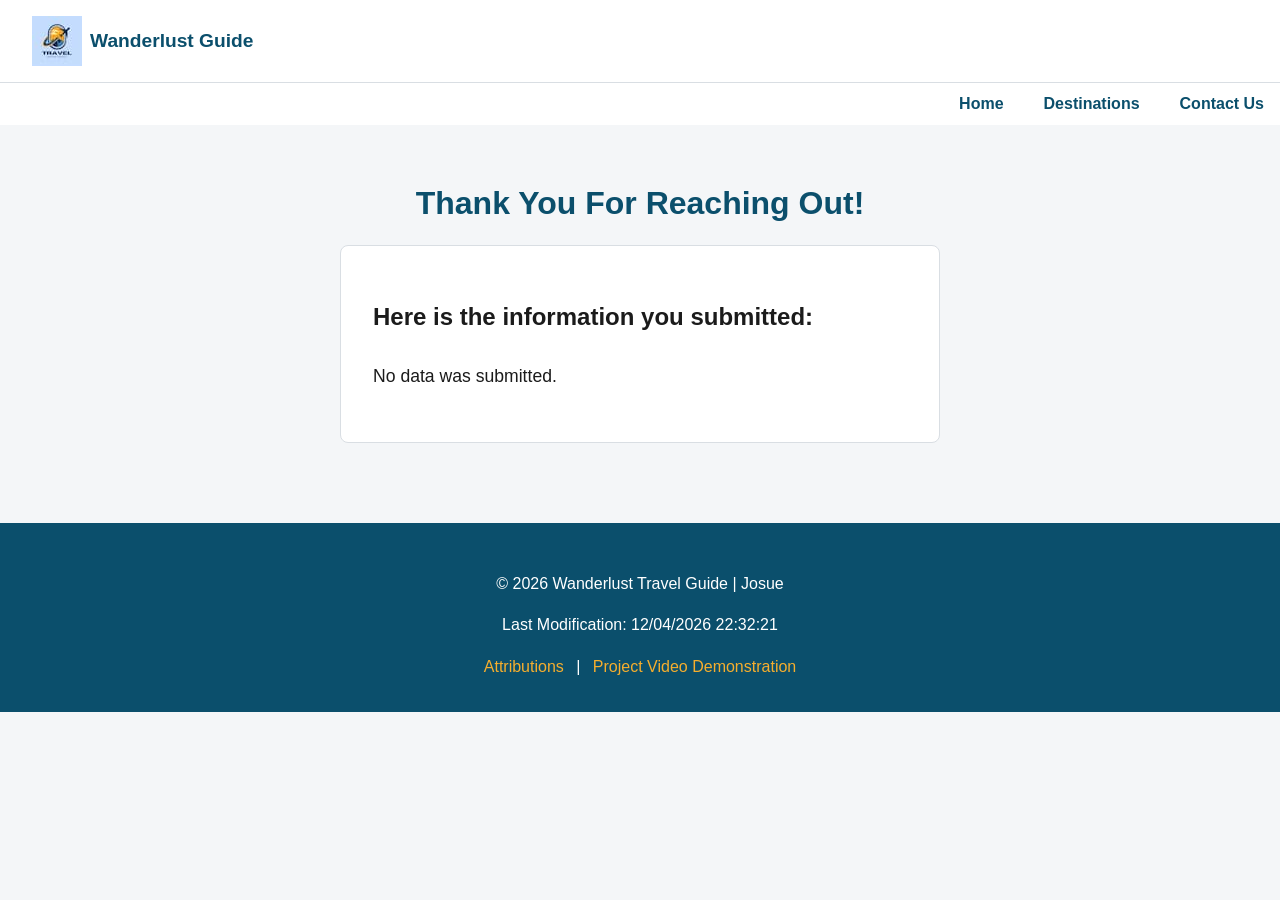
<file: finalproject/form-action.html>
<!DOCTYPE html>
<html lang="en">

<head>
    <meta charset="UTF-8">
    <meta name="viewport" content="width=device-width, initial-scale=1.0">
    <title>Thank You | Wanderlust Travel Guide</title>
    <link rel="stylesheet" href="styles/small.css">
    <link rel="stylesheet" href="styles/larger.css">
    <script type="module" src="scripts/main.js"></script>
</head>

<body>
    <header>
        <div class="logo-container">
            <img src="images/logo.jpg" alt="Wanderlust Travel Logo" width="50" height="50">
            <span>Wanderlust Guide</span>
        </div>
        <button id="menu-button" aria-label="Toggle Menu">☰</button>
    </header>

    <nav>
        <ul id="nav-list" class="nav-list">
            <li><a href="index.html">Home</a></li>
            <li><a href="destinations.html">Destinations</a></li>
            <li><a href="contact.html">Contact Us</a></li>
        </ul>
    </nav>

    <main>
        <h1>Thank You For Reaching Out!</h1>
        <div
            style="background: var(--bg-white); padding: 2rem; border-radius: 8px; border: 1px solid var(--border-color); max-width: 600px; margin: 0 auto;">
            <h2>Here is the information you submitted:</h2>
            <div id="form-results" style="margin-top: 1.5rem; font-size: 1.1rem; line-height: 1.8;">
            </div>
        </div>
    </main>

    <footer>
        <p>&copy; <span id="currentYear"></span> Wanderlust Travel Guide | Josue</p>
        <p id="lastModified"></p>
        <div class="footer-links">
            <a href="attributions.html">Attributions</a> |
            <a href="https://www.loom.com/share/99dbc804131d450ca49e140d92f6843d" target="_blank">Project Video Demonstration</a>
        </div>
    </footer>

    <script>
        document.addEventListener('DOMContentLoaded', () => {
            const currentUrl = window.location.href;
            const everything = currentUrl.split('?');
            const resultsContainer = document.getElementById('form-results');

            if (everything.length > 1) {
                let formData = everything[1].split('&');
                let htmlOutput = '<ul>';

                formData.forEach((item) => {
                    let keyValuePair = item.split('=');
                    // Limpiamos los caracteres raros de la URL (como %20 para espacios)
                    let key = decodeURIComponent(keyValuePair[0]).replace('-', ' ');
                    let value = decodeURIComponent(keyValuePair[1]).replace(/\+/g, ' ');

                    htmlOutput += `<li><strong>${key.toUpperCase()}:</strong> ${value}</li>`;
                });

                htmlOutput += '</ul>';
                resultsContainer.innerHTML = htmlOutput;
            } else {
                resultsContainer.innerHTML = '<p>No data was submitted.</p>';
            }
        });
    </script>
</body>

</html>
</file>
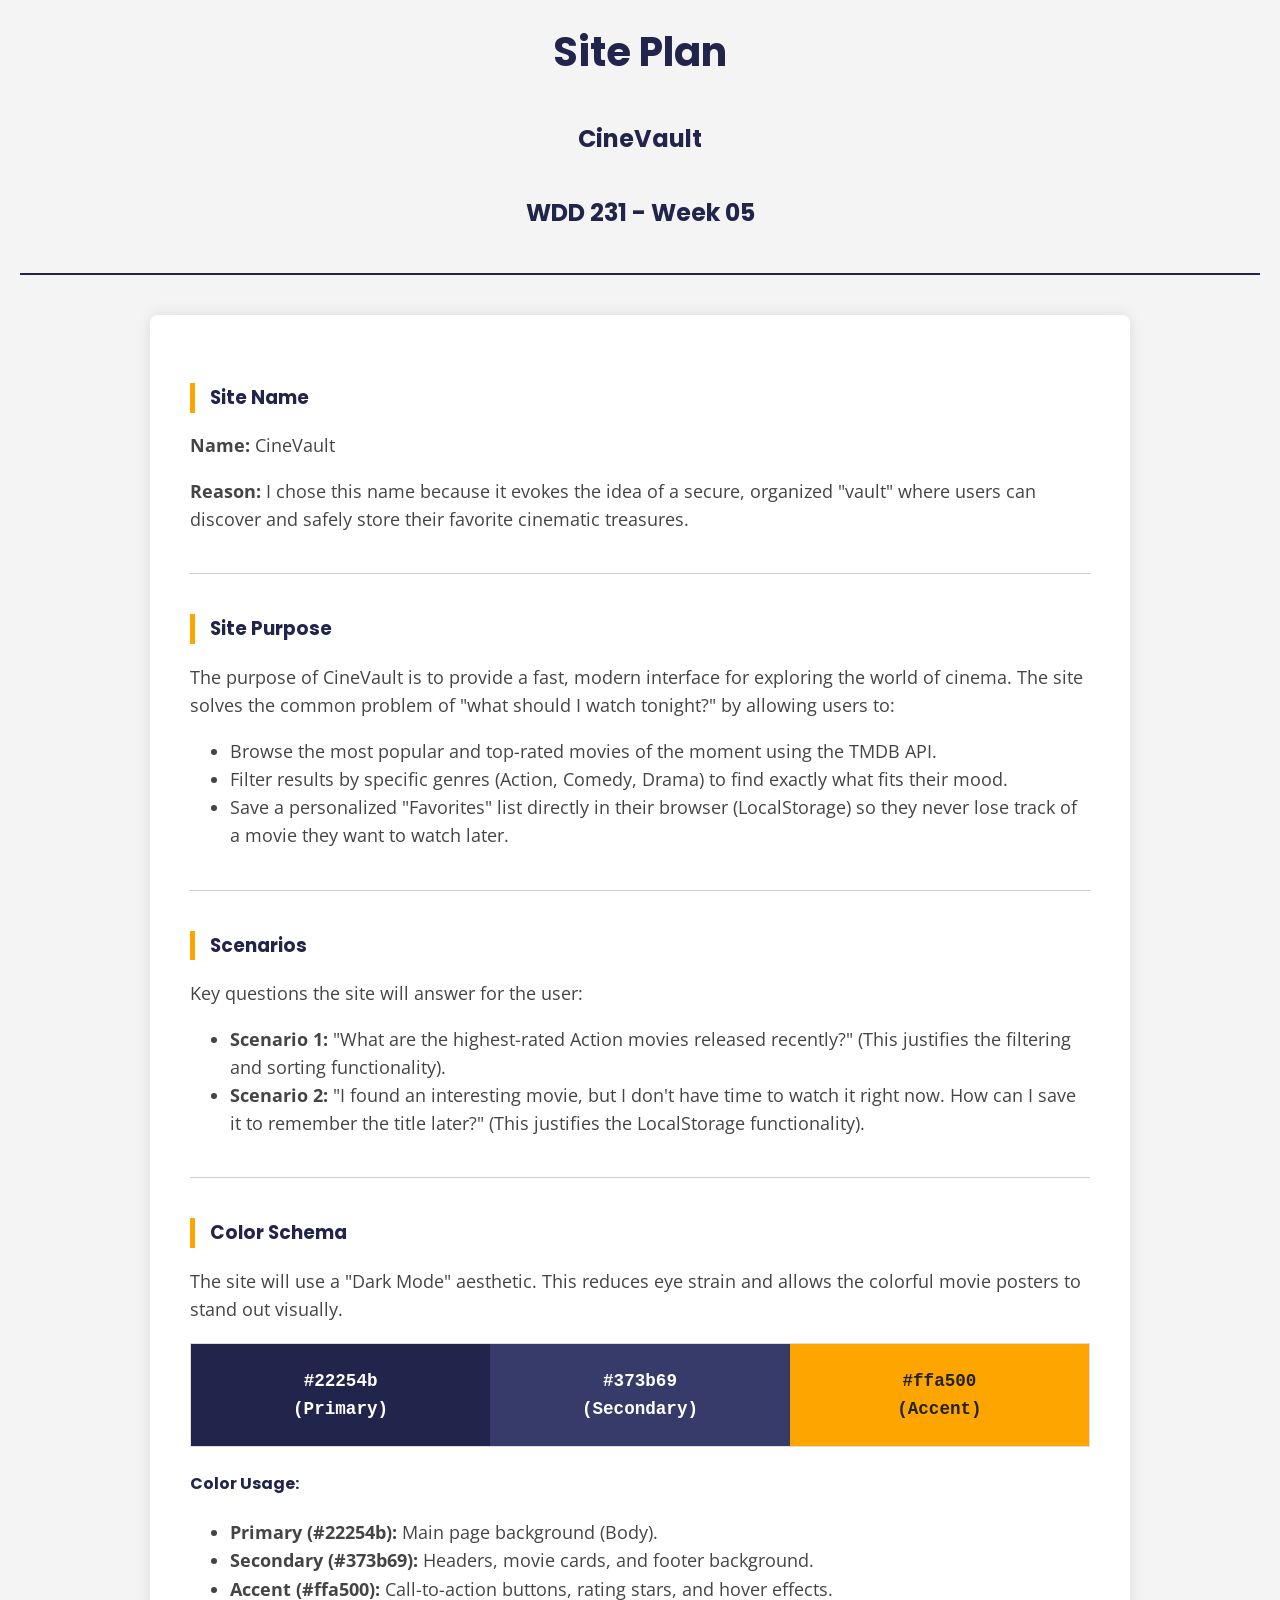
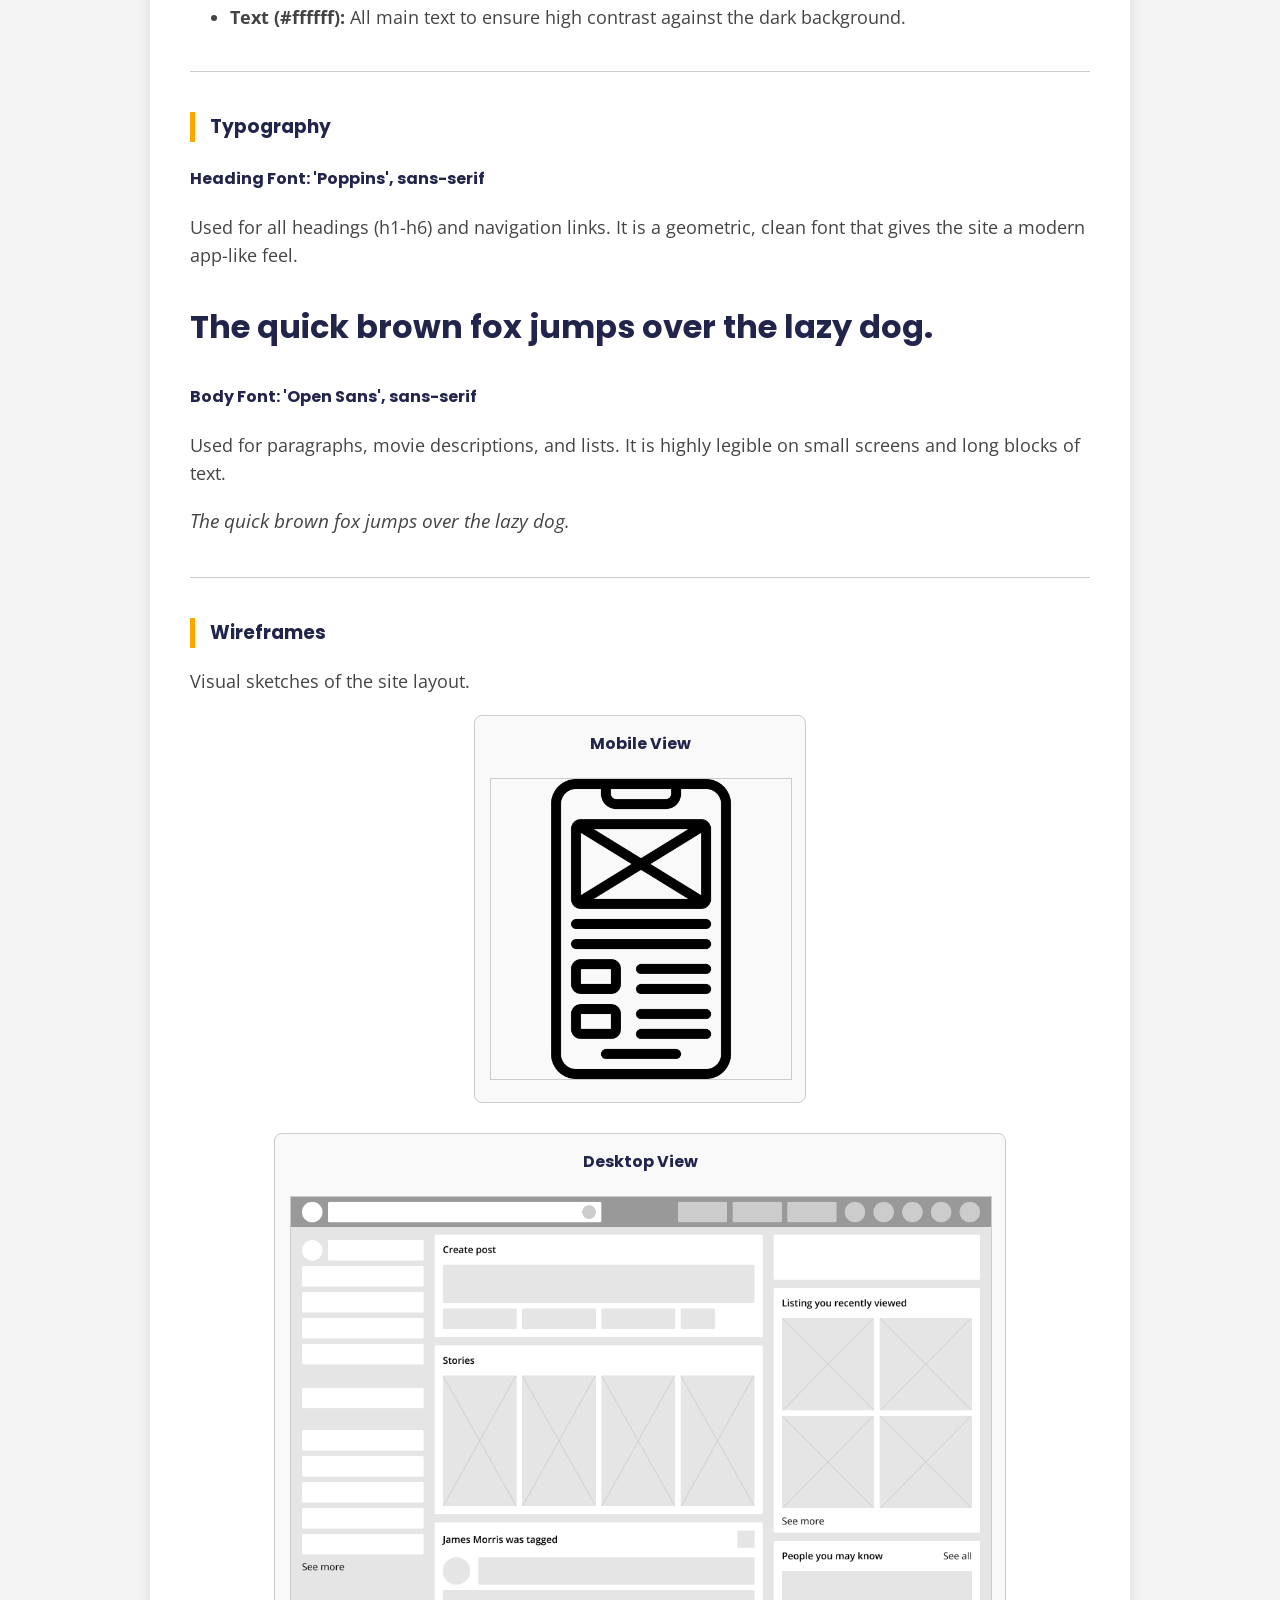
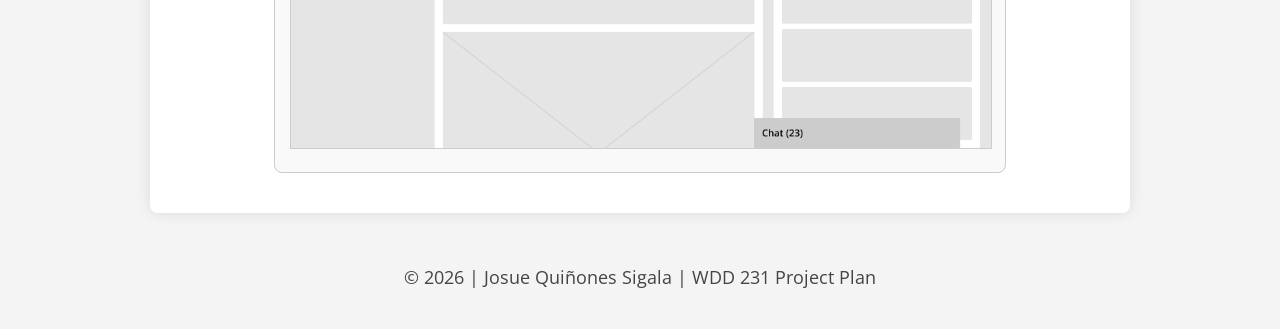
<file: project/site-plan.html>
<!DOCTYPE html>
<html lang="en">

<head>
    <meta charset="UTF-8">
    <meta name="viewport" content="width=device-width, initial-scale=1.0">
    <title>CineVault | Site Plan</title>
    <link rel="stylesheet" href="site-plan.css">
    <link rel="preconnect" href="https://fonts.googleapis.com">
    <link rel="preconnect" href="https://fonts.gstatic.com" crossorigin>
    <link
        href="https://fonts.googleapis.com/css2?family=Open+Sans:wght@400;600&family=Poppins:wght@400;700&display=swap"
        rel="stylesheet">
</head>

<body>
    <header>
        <h1>Site Plan</h1>
        <h2>CineVault</h2>
        <h2>WDD 231 - Week 05</h2>
    </header>

    <main>
        <section class="section-content">
            <h3>Site Name</h3>
            <p><strong>Name:</strong> CineVault</p>
            <p><strong>Reason:</strong> I chose this name because it evokes the idea of a secure, organized "vault"
                where users can discover and safely store their favorite cinematic treasures.</p>
        </section>

        <hr>

        <section class="section-content">
            <h3>Site Purpose</h3>
            <p>The purpose of CineVault is to provide a fast, modern interface for exploring the world of cinema. The
                site solves the common problem of "what should I watch tonight?" by allowing users to:</p>
            <ul>
                <li>Browse the most popular and top-rated movies of the moment using the TMDB API.</li>
                <li>Filter results by specific genres (Action, Comedy, Drama) to find exactly what fits their mood.</li>
                <li>Save a personalized "Favorites" list directly in their browser (LocalStorage) so they never lose
                    track of a movie they want to watch later.</li>
            </ul>
        </section>

        <hr>

        <section class="section-content">
            <h3>Scenarios</h3>
            <p>Key questions the site will answer for the user:</p>
            <ul>
                <li><strong>Scenario 1:</strong> "What are the highest-rated Action movies released recently?" (This
                    justifies the filtering and sorting functionality).</li>
                <li><strong>Scenario 2:</strong> "I found an interesting movie, but I don't have time to watch it right
                    now. How can I save it to remember the title later?" (This justifies the LocalStorage
                    functionality).</li>
            </ul>
        </section>

        <hr>

        <section class="section-content">
            <h3>Color Schema</h3>
            <p>The site will use a "Dark Mode" aesthetic. This reduces eye strain and allows the colorful movie posters
                to stand out visually.</p>

            <table class="colors">
                <tr>
                    <td class="primary">#22254b<br>(Primary)</td>
                    <td class="secondary">#373b69<br>(Secondary)</td>
                    <td class="accent">#ffa500<br>(Accent)</td>
                </tr>
            </table>

            <h4>Color Usage:</h4>
            <ul>
                <li><strong>Primary (#22254b):</strong> Main page background (Body).</li>
                <li><strong>Secondary (#373b69):</strong> Headers, movie cards, and footer background.</li>
                <li><strong>Accent (#ffa500):</strong> Call-to-action buttons, rating stars, and hover effects.</li>
                <li><strong>Text (#ffffff):</strong> All main text to ensure high contrast against the dark background.
                </li>
            </ul>
        </section>

        <hr>

        <section class="section-content">
            <h3>Typography</h3>

            <h4>Heading Font: 'Poppins', sans-serif</h4>
            <p>Used for all headings (h1-h6) and navigation links. It is a geometric, clean font that gives the site a
                modern app-like feel.</p>
            <p class="heading-font-example">The quick brown fox jumps over the lazy dog.</p>

            <h4>Body Font: 'Open Sans', sans-serif</h4>
            <p>Used for paragraphs, movie descriptions, and lists. It is highly legible on small screens and long blocks
                of text.</p>
            <p class="body-font-example">The quick brown fox jumps over the lazy dog.</p>
        </section>

        <hr>

        <section class="section-content">
            <h3>Wireframes</h3>
            <p>Visual sketches of the site layout.</p>

            <div class="wireframe-container">
                <div class="wireframe-box mobile">
                    <h4>Mobile View</h4>
                    <img src="images/mobile.png" alt="Mobile Wireframe of CineVault"
                        style="width: 100%; border: 1px solid #ccc;">
                </div>

                <div class="wireframe-box desktop">
                    <h4>Desktop View</h4>
                    <img src="images/desktop.png" alt="Desktop Wireframe of CineVault"
                        style="width: 100%; border: 1px solid #ccc;">
                </div>
            </div>
        </section>
    </main>

    <footer>
        <p>&copy; 2026 | Josue Quiñones Sigala | WDD 231 Project Plan</p>
    </footer>
</body>

</html>
</file>
<file: styles/small.css>
/* small.css - Lehi City Chamber of Commerce (mobile-first) */

:root {
    --bg: #ffffff;
    --text: #1b1b1b;
    --muted: #4b5563;
    --primary: #0b4f6c;
    --accent: #f6ae2d;
    --card: #f4f6f8;
    --border: #d9dee3;
    --shadow: 0 2px 10px rgba(0, 0, 0, 0.08);
}

*,
*::before,
*::after {
    box-sizing: border-box;
}

body {
    margin: 0;
    font-family: system-ui, -apple-system, Segoe UI, Roboto, Arial, sans-serif;
    background: var(--bg);
    color: var(--text);
    line-height: 1.5;
}

img {
    max-width: 100%;
    display: block;
}

a {
    color: var(--primary);
    text-decoration: underline;
    text-underline-offset: 2px;
}

a:hover {
    text-decoration: none;
}

.page {
    padding: 1rem;
    max-width: 1100px;
    margin: 0 auto;
}

h1 {
    margin: 0.25rem 0 0.75rem;
    font-size: 1.75rem;
}

/* ---------- Header / Nav ---------- */

.site-header {
    display: grid;
    grid-template-columns: 1fr auto;
    gap: 0.75rem;
    align-items: center;
    padding: 1rem;
    border-bottom: 1px solid var(--border);
    background: var(--bg);
}

.brand-link {
    display: flex;
    gap: 0.75rem;
    align-items: center;
    text-decoration: none;
    color: inherit;
}

.brand-link img {
    border-radius: 0.5rem;
}

.brand-name {
    margin: 0;
    font-weight: 800;
    letter-spacing: 0.2px;
}

.brand-tagline {
    margin: 0;
    color: var(--muted);
    font-size: 0.9rem;
}

.menu-button {
    font-size: 1.25rem;
    padding: 0.5rem 0.75rem;
    border: 1px solid var(--border);
    background: var(--bg);
    border-radius: 0.5rem;
    cursor: pointer;
}

/* Prevent layout weirdness (CLS) when nav toggles */
.site-nav {
    grid-column: 1 / -1;
    min-height: 0;
}

/* Mobile nav hidden by default; JS toggles .open on #navList */
.nav-list {
    list-style: none;
    padding: 0;
    margin: 0.5rem 0 0;
    display: none;
    border: 1px solid var(--border);
    border-radius: 0.75rem;
    overflow: hidden;
    background: var(--bg);
}

.nav-list.open {
    display: block;
}

.nav-list a {
    display: block;
    padding: 0.75rem 1rem;
    text-decoration: none;
    color: var(--text);
    border-top: 1px solid var(--border);
}

.nav-list li:first-child a {
    border-top: none;
}

.nav-list a:hover {
    background: var(--card);
}

.nav-list a[aria-current="page"] {
    background: var(--card);
    font-weight: 800;
}

/* ---------- Controls ---------- */

.directory-controls {
    display: flex;
    gap: 0.5rem;
    margin: 0.75rem 0 1rem;
}

.view-btn {
    border: 1px solid var(--border);
    background: var(--bg);
    padding: 0.5rem 0.75rem;
    border-radius: 0.5rem;
    cursor: pointer;
}

.view-btn[aria-pressed="true"] {
    border-color: var(--primary);
    box-shadow: 0 0 0 2px rgba(11, 79, 108, 0.15);
}

/* ---------- Members (Grid/List) ---------- */

.members {
    display: grid;
    gap: 1rem;
}

/* Mobile default: 1 column grid */
.members.grid {
    grid-template-columns: 1fr;
}

.member-card {
    border: 1px solid var(--border);
    background: var(--card);
    border-radius: 0.9rem;
    padding: 1rem;
    box-shadow: var(--shadow);
}

.member-card h2 {
    margin: 0.75rem 0 0.25rem;
    font-size: 1.1rem;
}

.member-card p {
    margin: 0.25rem 0;
    color: var(--muted);
}

.member-card a {
    word-break: break-word;
}

/* Stable layout WITHOUT forcing a fixed height (better image quality) */
.member-card img {
    width: 100%;
    aspect-ratio: 3 / 2;
    /* reserves space -> reduces CLS */
    height: auto;
    object-fit: contain;
    /* keeps logos intact */
    background: #fff;
    border: 1px solid var(--border);
    border-radius: 0.6rem;
    padding: 0.25rem;
}

/* List view layout */
.members.list {
    grid-template-columns: 1fr;
}

.members.list .member-card {
    display: grid;
    grid-template-columns: 90px 1fr;
    gap: 0.9rem;
    align-items: center;
}

.members.list .member-card img {
    width: 90px;
    height: 90px;
    object-fit: contain;
    background: #fff;
    border: 1px solid var(--border);
    border-radius: 0.6rem;
    padding: 0.25rem;
}

/* ---------- Skeleton styles (CLS fix) ---------- */
.skeleton {
    position: relative;
    overflow: hidden;
}

.skeleton::after {
    content: "";
    position: absolute;
    inset: 0;
    transform: translateX(-100%);
    background: linear-gradient(90deg,
            rgba(255, 255, 255, 0) 0%,
            rgba(255, 255, 255, 0.65) 50%,
            rgba(255, 255, 255, 0) 100%);
    animation: shimmer 1.2s infinite;
}

@keyframes shimmer {
    100% {
        transform: translateX(100%);
    }
}

.skeleton-img {
    width: 100%;
    aspect-ratio: 3 / 2;
    background: #fff;
    border: 1px solid var(--border);
    border-radius: 0.6rem;
    margin-bottom: 0.75rem;
}

.skeleton-line {
    height: 12px;
    border-radius: 999px;
    background: #e6eaee;
    margin: 0.5rem 0;
}

.skeleton-line.w-70 {
    width: 70%;
}

.skeleton-line.w-90 {
    width: 90%;
}

.skeleton-line.w-80 {
    width: 80%;
}

.skeleton-line.w-60 {
    width: 60%;
}

/* ---------- Footer ---------- */

.site-footer {
    margin-top: 2rem;
    padding: 1rem;
    border-top: 1px solid var(--border);
    background: var(--bg);
}

.footer-columns {
    max-width: 1100px;
    margin: 0 auto;
    display: grid;
    gap: 1rem;
}

.footer-title {
    font-size: 1rem;
    margin: 0 0 0.5rem;
}

.site-footer p {
    margin: 0.3rem 0;
    color: var(--muted);
}

.site-footer a {
    color: var(--primary);
}

/* CLS FIX: Reserve space for footer dynamic text */
#currentYear {
    display: inline-block;
    min-width: 4ch;
}

#lastModified {
    display: inline-block;
    min-width: 24ch;
}
</file>
<file: styles/larger.css>
@media (min-width: 48rem) {
    .menu-btn {
        display: none;
    }

    .site-nav {
        display: flex;
        flex-direction: row;
        width: auto;
        padding: 0;
        border: 0;
    }

    .site-header {
        padding: 1rem 1.5rem;
    }

    .site-main {
        grid-template-columns: 2fr 1fr;
        align-items: start;
    }

    .courses {
        grid-column: 1 / -1;
    }

    .about {
    grid-column: 1 / -1;
    max-width: 760px;
    margin: 0 auto;
  }
}
</file>
<file: chamber/styles/small.css>
/* small.css - Lehi City Chamber of Commerce (mobile-first) */

/* =========================================
   1. GLOBAL & RESET
   ========================================= */
:root {
    /* Variables para facilitar cambios de color */
    --primary: #0b4f6c;
    --secondary: #f6ae2d;
    --text-dark: #1b1b1b;
    --text-light: #4b5563;
    --bg-white: #ffffff;
    --bg-offwhite: #f4f6f8;
    --border: #d9dee3;
}

*,
*::before,
*::after {
    box-sizing: border-box;
}

body {
    margin: 0;
    font-family: "Roboto", system-ui, sans-serif;
    background: var(--bg-white);
    color: var(--text-dark);
    line-height: 1.5;
}

img {
    max-width: 100%;
    display: block;
}

a {
    color: var(--primary);
    text-decoration: underline;
    text-underline-offset: 2px;
}

a:hover {
    text-decoration: none;
}

.page {
    padding: 1rem;
    max-width: 1100px;
    margin: 0 auto;
}

h1,
h2,
h3 {
    color: var(--primary);
}

h1 {
    margin: 0.25rem 0 0.75rem;
    font-size: 1.75rem;
}

/* =========================================
   2. COMPONENTES COMUNES (¡Aquí ahorramos código!)
   ========================================= */

/* Estilo base para TODAS las tarjetas */
.card,
.spotlight-card,
.member-card,
.join-card {
    border: 1px solid var(--border);
    background: var(--bg-white);
    border-radius: 0.9rem;
    padding: 1rem;
    box-shadow: 0 2px 5px rgba(0, 0, 0, 0.1);
    /* RGBA es necesario para transparencias */
}

/* Botones comunes */
.cta-link,
.view-btn,
form button[type="submit"],
.join-card button.card-action {
    display: inline-block;
    padding: 0.6rem 1rem;
    border-radius: 0.5rem;
    font-weight: 700;
    text-decoration: none;
    cursor: pointer;
    border: none;
    text-align: center;
    transition: filter 0.2s;
}

/* =========================================
   3. HEADER & NAVIGATION
   ========================================= */
.site-header {
    display: grid;
    grid-template-columns: 1fr auto;
    gap: 0.75rem;
    align-items: center;
    padding: 1rem;
    border-bottom: 1px solid var(--border);
    background: var(--bg-white);
}

.brand-link {
    display: flex;
    gap: 0.75rem;
    align-items: center;
    text-decoration: none;
    color: inherit;
}

.brand-link img {
    border-radius: 0.5rem;
    width: 44px;
    height: auto;
}

.brand-name {
    margin: 0;
    font-weight: 800;
}

.brand-tagline {
    margin: 0;
    color: var(--text-light);
    font-size: 0.9rem;
}

.menu-button {
    font-size: 1.25rem;
    padding: 0.5rem 0.75rem;
    border: 1px solid var(--border);
    background: var(--bg-white);
    border-radius: 0.5rem;
    cursor: pointer;
}

.site-nav {
    grid-column: 1 / -1;
}

.nav-list {
    list-style: none;
    padding: 0;
    margin: 0.5rem 0 0;
    display: none;
    border: 1px solid var(--border);
    border-radius: 0.75rem;
    background: var(--bg-white);
}

.nav-list.open {
    display: block;
    animation: menuSlide 0.3s ease-out;
}

@keyframes menuSlide {
    from {
        transform: translateY(-10px);
        opacity: 0;
    }

    to {
        transform: translateY(0);
        opacity: 1;
    }
}

.nav-list a {
    display: block;
    padding: 0.75rem 1rem;
    text-decoration: none;
    color: var(--text-dark);
    border-top: 1px solid var(--border);
}

.nav-list li:first-child a {
    border-top: none;
}

.nav-list a:hover {
    background: var(--bg-offwhite);
}

.nav-list a.active {
    background-color: #eef2f5;
    font-weight: 800;
    color: var(--primary);
    border-left: 4px solid var(--primary);
}

/* =========================================
   4. HOME PAGE
   ========================================= */
.hero {
    position: relative;
    border-radius: 1rem;
    overflow: hidden;
    background: #000000;
    color: #ffffff;
}

.hero::after {
    content: "";
    position: absolute;
    inset: 0;
    background: linear-gradient(to top, rgba(0, 0, 0, 0.6), rgba(0, 0, 0, 0.2));
}

.hero-content {
    position: absolute;
    inset: 0;
    z-index: 1;
    display: grid;
    align-content: end;
    padding: 1rem;
    color: #ffffff;
}

.hero-content h1 {
    color: #ffffff;
    margin: 0;
    font-size: 1.6rem;
}

.cta-link {
    background: var(--secondary);
    color: var(--text-dark);
    margin-top: 0.5rem;
    width: fit-content;
}

.home-grid {
    display: grid;
    gap: 1rem;
    margin-top: 1rem;
}

/* Ajustes específicos para tarjeta Home */
.card {
    background: var(--bg-offwhite);
}

.card h2 {
    font-size: 1.2rem;
    margin-bottom: 0.75rem;
}

.card ul {
    padding-left: 1.25rem;
    margin: 0;
}

.card li {
    margin: 0.4rem 0;
    color: var(--text-light);
}

/* Weather */
.weather-now {
    display: grid;
    gap: 0.25rem;
    margin-bottom: 0.5rem;
}

.temp {
    margin: 0;
    font-size: 2rem;
    font-weight: 800;
}

#weather-desc {
    margin: 0;
    color: var(--text-light);
    text-transform: capitalize;
}

.forecast {
    list-style: none;
    padding: 0;
    margin: 0.5rem 0 0;
    display: grid;
    gap: 0.4rem;
}

.forecast li {
    padding: 0.5rem 0.75rem;
    border: 1px solid var(--border);
    border-radius: 0.75rem;
    display: flex;
    justify-content: space-between;
    color: var(--text-light);
}

/* Spotlights */
.spotlight-grid {
    display: grid;
    gap: 1rem;
}

.spotlight-card {
    text-align: center;
}

.spotlight-card img {
    border: 1px solid var(--border);
    padding: 0.25rem;
    border-radius: 0.5rem;
    margin: 0.5rem 0;
}

/* =========================================
   5. DIRECTORY PAGE
   ========================================= */
.directory-controls {
    display: flex;
    gap: 0.5rem;
    margin: 1rem 0;
    justify-content: center;
}

.view-btn {
    background: var(--bg-white);
    border: 1px solid var(--border);
}

.view-btn.active {
    background: var(--primary);
    color: #ffffff;
    border: 1px solid transparent;
}

.members {
    display: grid;
    gap: 1rem;
}

.members.grid {
    grid-template-columns: 1fr;
}

.member-card {
    background: var(--bg-offwhite);
    text-align: center;
}

.member-card img {
    width: 100%;
    aspect-ratio: 3/2;
    object-fit: contain;
    background: #ffffff;
    border: 1px solid var(--border);
    border-radius: 0.5rem;
    margin-bottom: 0.5rem;
}

/* List View Override */
.members.list .member-card {
    display: grid;
    grid-template-columns: 80px 1fr;
    gap: 1rem;
    align-items: center;
    text-align: left;
    background: var(--bg-white);
}

.members.list .member-card img {
    width: 80px;
    height: 80px;
    margin: 0;
}

/* =========================================
   6. JOIN PAGE
   ========================================= */
.form-section {
    margin-bottom: 2rem;
}

form fieldset {
    border: 1px solid var(--border);
    border-radius: 8px;
    margin-bottom: 1.5rem;
    padding: 1.5rem;
    background: #fcfcfc;
}

form legend {
    color: var(--primary);
    font-weight: 700;
    padding: 0 0.5rem;
}

form label {
    display: block;
    margin-bottom: 1.2rem;
    font-size: 0.95rem;
}

form input,
form select,
form textarea {
    display: block;
    width: 100%;
    padding: 0.8rem;
    margin-top: 0.3rem;
    border: 1px solid #cccccc;
    border-radius: 6px;
    background: #ffffff;
}

form button[type="submit"] {
    width: 100%;
    background: var(--primary);
    color: #ffffff;
    box-shadow: 0 4px 6px rgba(0, 0, 0, 0.1);
}

form button[type="submit"]:hover {
    background: #083a50;
}

.membership-cards {
    display: grid;
    gap: 1rem;
}

.join-card {
    border-left: 5px solid var(--primary);
    text-align: center;
    opacity: 0;
    animation: slideInUp 0.8s ease-out forwards;
}

.join-card:nth-child(1) {
    animation-delay: 0.1s;
}

.join-card:nth-child(2) {
    animation-delay: 0.2s;
}

.join-card:nth-child(3) {
    animation-delay: 0.3s;
}

.join-card:nth-child(4) {
    animation-delay: 0.4s;
}

.join-card button.card-action {
    background: var(--secondary);
    color: var(--text-dark);
    border: 1px solid #daa520;
    width: 100%;
    margin-top: 1rem;
}

@keyframes slideInUp {
    from {
        opacity: 0;
        transform: translateY(30px);
    }

    to {
        opacity: 1;
        transform: translateY(0);
    }
}

/* Modales */
dialog {
    border: none;
    border-radius: 12px;
    padding: 2rem;
    width: 90%;
    max-width: 500px;
    box-shadow: 0 10px 30px rgba(0, 0, 0, 0.4);
}

dialog::backdrop {
    background-color: rgba(0, 0, 0, 0.7);
    backdrop-filter: blur(2px);
}

#close-modal {
    position: absolute;
    top: 15px;
    right: 15px;
    background: transparent;
    border: 1px solid #ccc;
    border-radius: 50%;
    width: 30px;
    height: 30px;
    cursor: pointer;
}

/* =========================================
   7. FOOTER
   ========================================= */
.site-footer {
    margin-top: 2rem;
    padding: 2rem 1rem;
    border-top: 1px solid var(--border);
    background: var(--bg-white);
    text-align: center;
}

.footer-title {
    font-weight: bold;
    color: var(--primary);
    margin-bottom: 0.5rem;
}

.site-footer p {
    margin: 0.3rem 0;
    color: var(--text-light);
}

#currentYear,
#lastModified {
    display: inline-block;
    min-width: 4ch;
}
</file>
<file: chamber/styles/larger.css>
/* larger.css - Lehi City Chamber of Commerce (larger views) */

@media only screen and (min-width: 32rem) {
    .site-header {
        grid-template-columns: auto 1fr;
    }

    .menu-button {
        display: none;
    }

    .site-nav {
        grid-column: auto;
        justify-self: end;
    }

    .nav-list {
        display: flex;
        gap: 0.25rem;
        border: none;
        margin: 0;
        align-items: center;
    }

    .nav-list a {
        border: 1px solid #d9dee3;
        border-radius: 0.5rem;
        border-top: none;
        white-space: nowrap;
    }

    .home-grid {
        grid-template-columns: 2fr 1fr;
        align-items: start;
    }

    .spotlights {
        grid-column: 1 / -1;
    }

    .spotlight-grid {
        grid-template-columns: repeat(3, 1fr);
    }

    .hero-content {
        padding: 1.25rem;
    }

    .members.grid {
        grid-template-columns: repeat(2, 1fr);
    }

    .footer-columns {
        grid-template-columns: 1fr 1fr;
        align-items: start;
    }
}

@media only screen and (min-width: 64rem) {
    .members.grid {
        grid-template-columns: repeat(3, 1fr);
    }

    .hero-content h1 {
        font-size: 2rem;
    }
}
</file>
<file: finalproject/styles/small.css>
/* =========================================
   1. VARIABLES & RESET (small.css)
   ========================================= */
:root {
    --primary-color: #0b4f6c;
    --accent-color: #f6ae2d;
    --text-dark: #1b1b1b;
    --text-light: #4b5563;
    --bg-light: #f4f6f8;
    --bg-white: #ffffff;
    --border-color: #d9dee3;
}

*,
*::before,
*::after {
    box-sizing: border-box;
}

body {
    margin: 0;
    font-family: 'Roboto', sans-serif;
    background-color: var(--bg-light);
    color: var(--text-dark);
    line-height: 1.6;
}

img {
    max-width: 100%;
    height: auto;
    display: block;
}

/* =========================================
   2. HEADER & MOBILE MENU
   ========================================= */
header {
    display: flex;
    justify-content: space-between;
    align-items: center;
    padding: 1rem;
    background-color: var(--bg-white);
    border-bottom: 1px solid var(--border-color);
}

.logo-container {
    display: flex;
    align-items: center;
    gap: 0.5rem;
    font-size: 1.2rem;
    font-weight: 700;
    color: var(--primary-color);
}

#menu-button {
    font-size: 2rem;
    background: none;
    border: none;
    color: var(--primary-color);
    cursor: pointer;
}

/* Menú oculto por defecto */
.nav-list {
    list-style: none;
    margin: 0;
    padding: 0;
    display: none;
    background-color: var(--primary-color);
    color: var(--bg-white);
    /* Forzamos el texto blanco general */
    text-align: center;
}

.nav-list.open {
    display: block;
}

.nav-list li a {
    display: block;
    padding: 1rem;
    color: var(--bg-white);
    background-color: var(--primary-color);
    /* Color sólido para Lighthouse */
    text-decoration: none;
    font-weight: 700;
    border-top: 1px solid var(--border-color);
    /* Eliminamos el rgba para evitar errores */
}

/* Hover sin transparencias */
.nav-list li a:hover {
    background-color: var(--bg-light);
    color: var(--primary-color);
}

.nav-list li a.active {
    background-color: var(--accent-color);
    color: var(--text-dark);
}

/* =========================================
   3. MAIN LAYOUTS & HERO
   ========================================= */
main {
    padding: 1rem;
    max-width: 1200px;
    margin: 0 auto;
}

main h1 {
    text-align: center;
    color: var(--primary-color);
    margin-bottom: 1rem;
}

.hero {
    background-color: var(--primary-color);
    color: var(--bg-white);
    padding: 2rem 1rem;
    border-radius: 12px;
    text-align: center;
    margin-bottom: 2rem;
}

/* Obligamos a que el texto interno del hero sea blanco para Lighthouse */
.hero h2,
.hero p {
    color: var(--bg-white);
    margin-top: 0;
}

.cta-button {
    display: inline-block;
    background-color: var(--accent-color);
    color: var(--text-dark);
    padding: 0.8rem 1.5rem;
    text-decoration: none;
    font-weight: 700;
    border-radius: 8px;
    margin-top: 1rem;
}

/* =========================================
   4. DESTINATIONS GRID (Mobile: 1 columna)
   ========================================= */
#destinations-grid {
    display: grid;
    grid-template-columns: 1fr;
    gap: 1.5rem;
    margin-top: 1.5rem;
}

.destination-card {
    background-color: var(--bg-white);
    border: 1px solid var(--border-color);
    border-radius: 8px;
    overflow: hidden;
    box-shadow: 0 2px 5px rgba(0, 0, 0, 0.05);
    display: flex;
    flex-direction: column;
}

.destination-card img {
    width: 100%;
    aspect-ratio: 16/9;
    object-fit: cover;
}

.card-content {
    padding: 1.2rem;
    display: flex;
    flex-direction: column;
    flex-grow: 1;
}

.card-content h3 {
    margin: 0 0 0.5rem 0;
    color: var(--primary-color);
}

.card-content p {
    margin: 0 0 1rem 0;
    color: var(--text-light);
    flex-grow: 1;
}

.view-more-btn {
    background-color: var(--primary-color);
    color: var(--bg-white);
    border: none;
    padding: 0.75rem;
    border-radius: 4px;
    cursor: pointer;
    font-weight: 700;
    width: 100%;
}

/* =========================================
   5. MODAL DIALOG
   ========================================= */
dialog {
    border: none;
    border-radius: 12px;
    padding: 1.5rem;
    width: 90%;
    max-width: 500px;
    box-shadow: 0 10px 30px rgba(0, 0, 0, 0.4);
}

dialog::backdrop {
    background-color: rgba(0, 0, 0, 0.7);
    backdrop-filter: blur(3px);
}

dialog h2 {
    margin-top: 0;
    color: var(--primary-color);
}

#close-modal {
    margin-top: 1.5rem;
    background-color: var(--text-dark);
    color: var(--bg-white);
    border: none;
    padding: 0.5rem 1rem;
    border-radius: 4px;
    cursor: pointer;
    width: 100%;
    font-weight: bold;
}

/* =========================================
   6. FOOTER
   ========================================= */
footer {
    background-color: var(--primary-color);
    color: var(--bg-white);
    text-align: center;
    padding: 2rem 1rem;
    margin-top: 3rem;
}

.footer-links a {
    color: var(--accent-color);
    text-decoration: none;
    margin: 0 0.5rem;
}

/* =========================================
   7. CONTACT FORM
   ========================================= */
.contact-form {
    display: flex;
    flex-direction: column;
    gap: 1.2rem;
    max-width: 600px;
    margin: 0 auto;
    background-color: var(--bg-white);
    padding: 2rem;
    border-radius: 8px;
    box-shadow: 0 4px 6px rgba(0, 0, 0, 0.1);
    border: 1px solid var(--border-color);
}

.contact-form label {
    font-weight: 700;
    color: var(--primary-color);
    display: block;
    margin-bottom: 0.5rem;
}

.contact-form input,
.contact-form textarea,
.contact-form select {
    width: 100%;
    padding: 0.8rem;
    border: 1px solid var(--border-color);
    border-radius: 4px;
    font-family: inherit;
    background-color: var(--bg-light);
}

.contact-form input:focus,
.contact-form textarea:focus,
.contact-form select:focus {
    outline: none;
    border-color: var(--primary-color);
}

.contact-form button[type="submit"] {
    background-color: var(--accent-color);
    color: var(--text-dark);
    border: none;
    padding: 1rem;
    font-weight: 700;
    font-size: 1.1rem;
    border-radius: 4px;
    cursor: pointer;
    transition: background-color 0.3s;
}

.contact-form button[type="submit"]:hover {
    background-color: #e59d1c;
}

/* =========================================
   8. ATTRIBUTIONS CARD
   ========================================= */
.attributions-card {
    padding: 2rem;
    margin-top: 2rem;
}
</file>
<file: finalproject/styles/larger.css>
/* =========================================
   larger.css (Tablet & Desktop Overrides)
   ========================================= */

@media screen and (min-width: 40rem) {

    /* 1. Header y Navegación Horizontal */
    header {
        padding: 1rem 2rem;
    }

    #menu-button {
        display: none;
        /* Adiós hamburguesa */
    }

    .nav-list {
        display: flex;
        background-color: var(--bg-white);
        /* Color sólido en lugar de transparente */
        justify-content: flex-end;
    }

    .nav-list li a {
        border: none;
        color: var(--primary-color);
        background-color: var(--bg-white);
        /* Color sólido */
        padding: 0.5rem 1rem;
        margin-left: 0.5rem;
        font-weight: 700;
    }

    .nav-list li a:hover {
        background-color: var(--bg-light);
        border-radius: 4px;
    }

    .nav-list li a.active {
        background-color: var(--primary-color);
        color: var(--bg-white);
        border-radius: 4px;
    }

    /* 2. Main Layouts más espaciosos */
    main {
        padding: 2rem;
    }

    .hero {
        padding: 4rem 2rem;
    }

    .cta-button:hover {
        transform: translateY(-2px);
        box-shadow: 0 4px 8px rgba(0, 0, 0, 0.2);
    }

    /* 3. Grid Automático para Tarjetas (Rúbrica: Proficient Layout) */
    #destinations-grid {
        grid-template-columns: repeat(auto-fit, minmax(300px, 1fr));
    }

    .destination-card {
        transition: transform 0.3s ease, box-shadow 0.3s ease;
    }

    .destination-card:hover {
        transform: scale(1.02);
        box-shadow: 0 8px 15px rgba(0, 0, 0, 0.1);
    }

    .view-more-btn:hover {
        background-color: #083a50;
    }
}
</file>
<file: chamber/styles/discover.css>
/* --- GENERAL LAYOUT --- */
.discover-layout {
    display: grid;
    gap: 20px;
    padding: 20px;
}

/* Visitor message style (LocalStorage) */
.visitor-info {
    background-color: #eee;
    padding: 15px;
    text-align: center;
    border-radius: 8px;
    font-weight: bold;
    color: var(--primary-color);
}

/* --- CARD GRID WITH NAMED AREAS --- */
.cards-container {
    display: grid;
    gap: 20px;
    /* We define the grid structure here using named areas.
       The specific 'grid-area' property (card1, card2, etc.) 
       is assigned dynamically in the JavaScript loop.
    */
}

/* Base Card Style */
.discover-card {
    border: 1px solid #ccc;
    padding: 1rem;
    background: white;
    box-shadow: 0 2px 5px rgba(0, 0, 0, 0.1);
    text-align: center;
}

.discover-card img {
    width: 100%;
    height: auto;
    border-radius: 4px;
}

/* --- MOBILE VIEW (Small) --- */
@media screen and (max-width: 640px) {
    .cards-container {
        /* Single column, areas stacked vertically */
        grid-template-areas:
            "card1"
            "card2"
            "card3"
            "card4"
            "card5"
            "card6"
            "card7"
            "card8";
    }
}

/* --- TABLET VIEW (Medium: 641px - 1024px) --- */
@media screen and (min-width: 641px) {
    .cards-container {
        /* Two columns using named areas */
        grid-template-columns: 1fr 1fr;
        grid-template-areas:
            "card1 card2"
            "card3 card4"
            "card5 card6"
            "card7 card8";
    }
}

/* --- DESKTOP VIEW (Large: 1025px+) --- */
@media screen and (min-width: 1025px) {
    .cards-container {
        /* Complex Named Grid Areas layout.
           This creates a 4-column layout for larger screens.
        */
        grid-template-columns: repeat(4, 1fr);
        grid-template-areas:
            "card1 card2 card3 card4"
            "card5 card6 card7 card8";
    }

    /* HOVER EFFECT (Desktop only as per rubric) */
    .card:hover img {
        opacity: 0.8;
        transform: scale(1.03);
        transition: transform 0.3s ease, opacity 0.3s ease;
        box-shadow: 0 0 15px rgba(0, 0, 0, 0.2);
    }
}
</file>
<file: project/site-plan.css>
:root {
    /* Color Palette - CineVault Dark Mode */
    --primary-color: #22254b;
    /* Very Dark Blue */
    --secondary-color: #373b69;
    /* Grayish Blue */
    --accent-color: #ffa500;
    /* Vibrant Orange */
    --text-color: #ffffff;
    /* White */
    --text-secondary: #e0e0e0;
    /* Soft White */

    /* Typography */
    --heading-font: 'Poppins', sans-serif;
    --body-font: 'Open Sans', sans-serif;
}

body {
    font-family: var(--body-font);
    /* Light background only for the PLAN DOCUMENT, for readability */
    background-color: #f4f4f4;
    color: #333;
    /* Dark text for the document itself */
    line-height: 1.6;
    margin: 0;
    padding: 20px;
}

/* Main container with paper sheet style */
main {
    max-width: 900px;
    margin: 0 auto;
    background: white;
    padding: 40px;
    box-shadow: 0 0 15px rgba(0, 0, 0, 0.1);
    border-radius: 8px;
}

header {
    text-align: center;
    margin-bottom: 40px;
    border-bottom: 2px solid var(--primary-color);
    padding-bottom: 20px;
}

h1,
h2,
h3,
h4 {
    font-family: var(--heading-font);
    color: var(--primary-color);
    margin-top: 1.5em;
}

h1 {
    font-size: 2.5rem;
    margin-top: 0;
}

h3 {
    border-left: 5px solid var(--accent-color);
    padding-left: 15px;
}

p,
li {
    font-size: 1.1rem;
    color: #444;
}

hr {
    border: 0;
    height: 1px;
    background: #ccc;
    margin: 40px 0;
}

/* --- COLOR SECTION --- */
.colors {
    width: 100%;
    border-collapse: collapse;
    margin: 20px 0;
    border: 1px solid #ddd;
}

.colors td {
    width: 33%;
    height: 100px;
    text-align: center;
    font-weight: bold;
    font-family: monospace;
    font-size: 1.1rem;
}

/* Here we apply the REAL project colors */
.primary {
    background-color: var(--primary-color);
    color: white;
}

.secondary {
    background-color: var(--secondary-color);
    color: white;
}

.accent {
    background-color: var(--accent-color);
    color: #222;
    /* Dark text for contrast on orange */
}

/* --- TYPOGRAPHY SECTION --- */
.heading-font-example {
    font-family: var(--heading-font);
    font-size: 2rem;
    font-weight: 700;
    color: var(--primary-color);
}

.body-font-example {
    font-family: var(--body-font);
    font-size: 1.2rem;
    font-style: italic;
}

/* --- WIREFRAME SECTION --- */
.wireframe-container {
    display: flex;
    flex-wrap: wrap;
    gap: 30px;
    justify-content: center;
    margin-top: 20px;
}

.wireframe-box {
    border: 1px solid #ccc;
    padding: 15px;
    background: #f9f9f9;
    border-radius: 8px;
    text-align: center;
}

.wireframe-box h4 {
    margin-top: 0;
}

.mobile {
    width: 300px;
}

.desktop {
    width: 100%;
    max-width: 700px;
}

/* Note: The .placeholder-img class is removed if you use real images, 
   but keeping it here just in case you haven't added images yet. */
.placeholder-img {
    background-color: #ddd;
    border: 2px dashed #999;
    color: #555;
    padding: 60px 20px;
    display: flex;
    align-items: center;
    justify-content: center;
    font-weight: bold;
    min-height: 200px;
}

/* Document Footer */
footer {
    text-align: center;
    margin-top: 50px;
    color: #666;
    font-size: 0.9rem;
}
</file>
